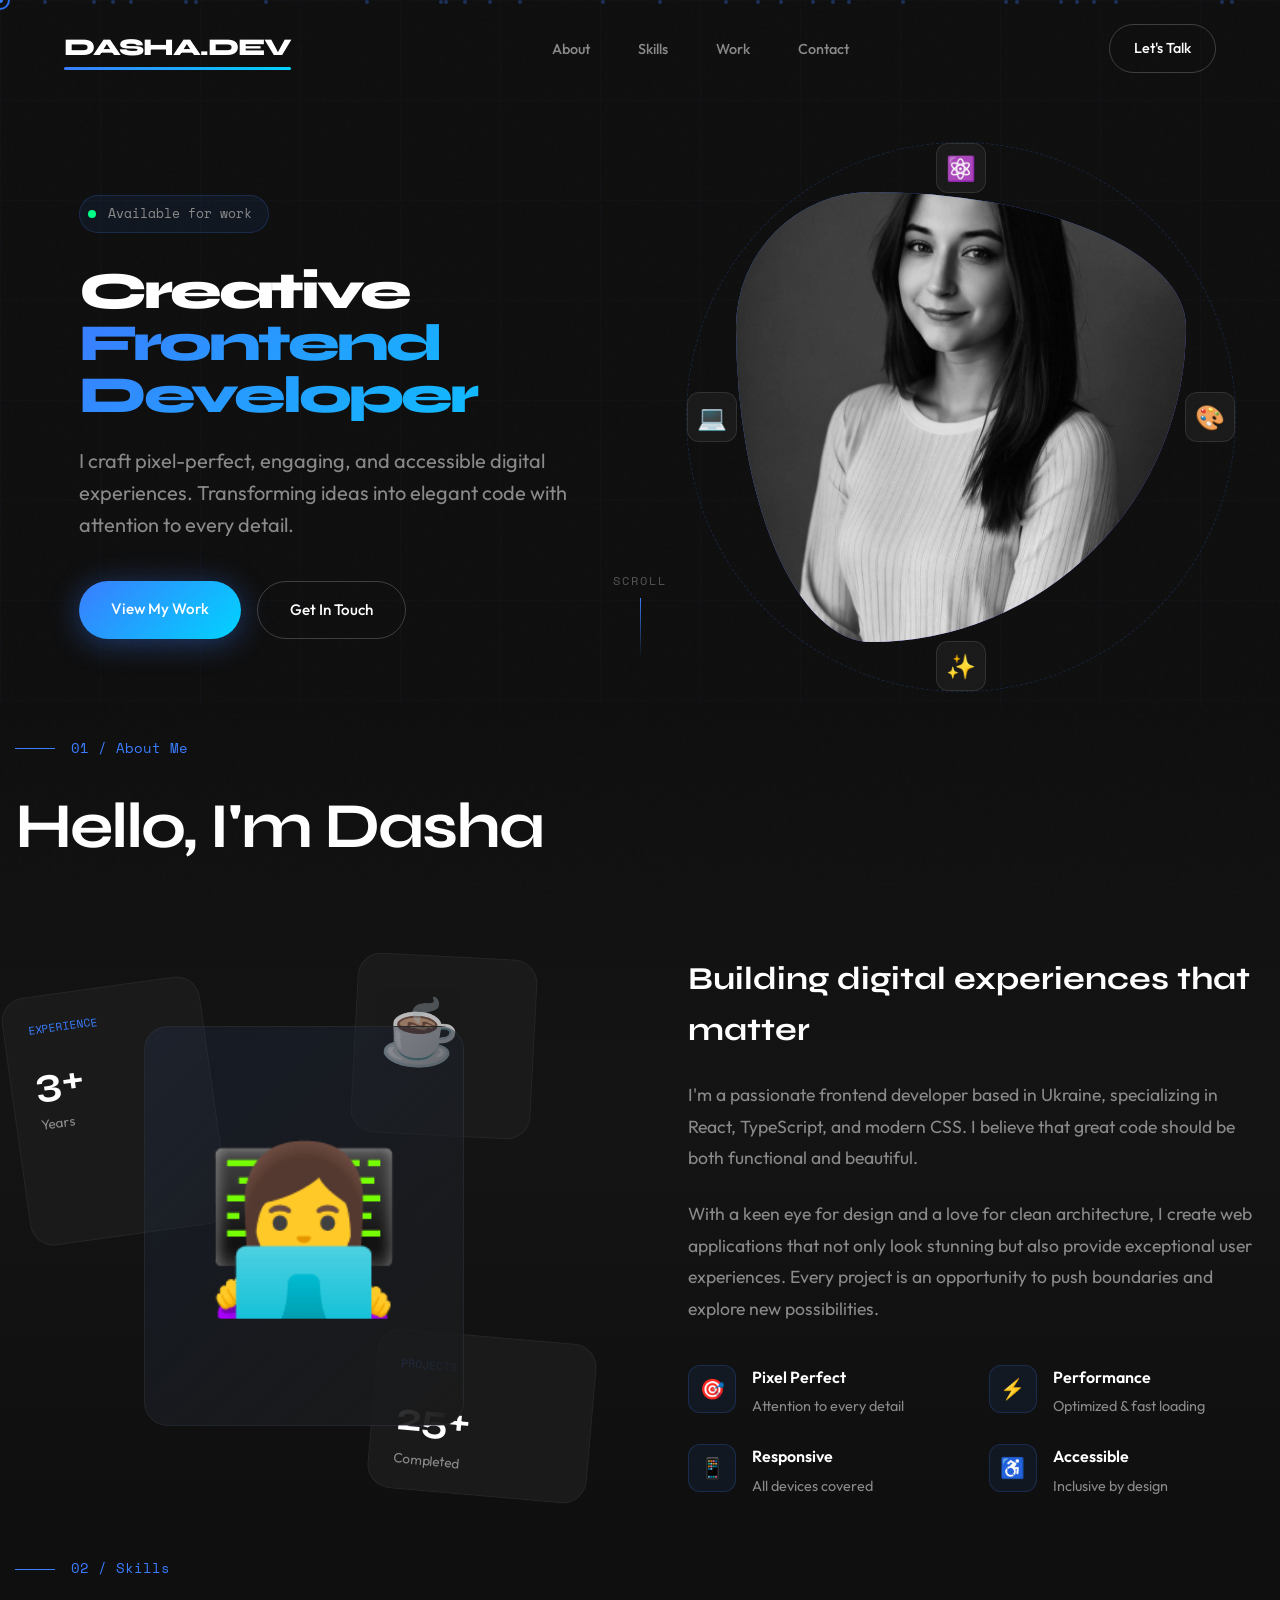
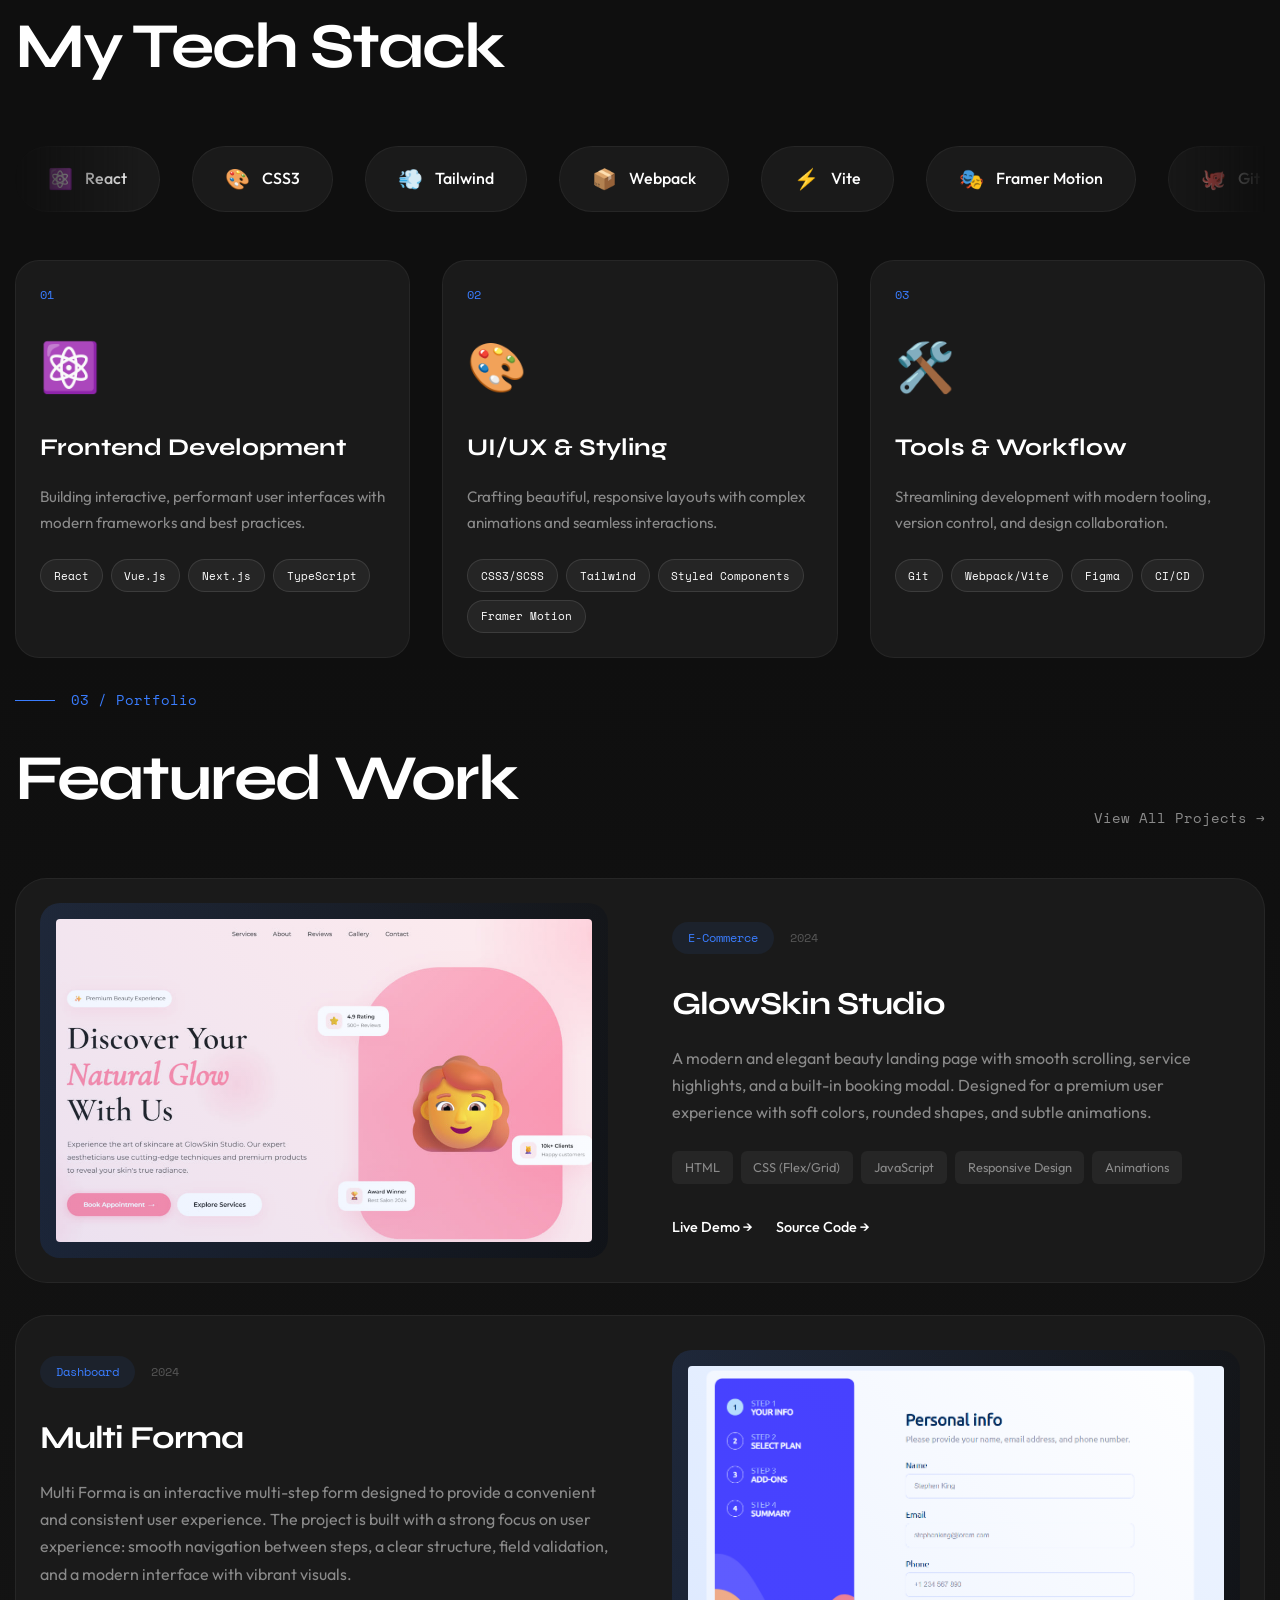
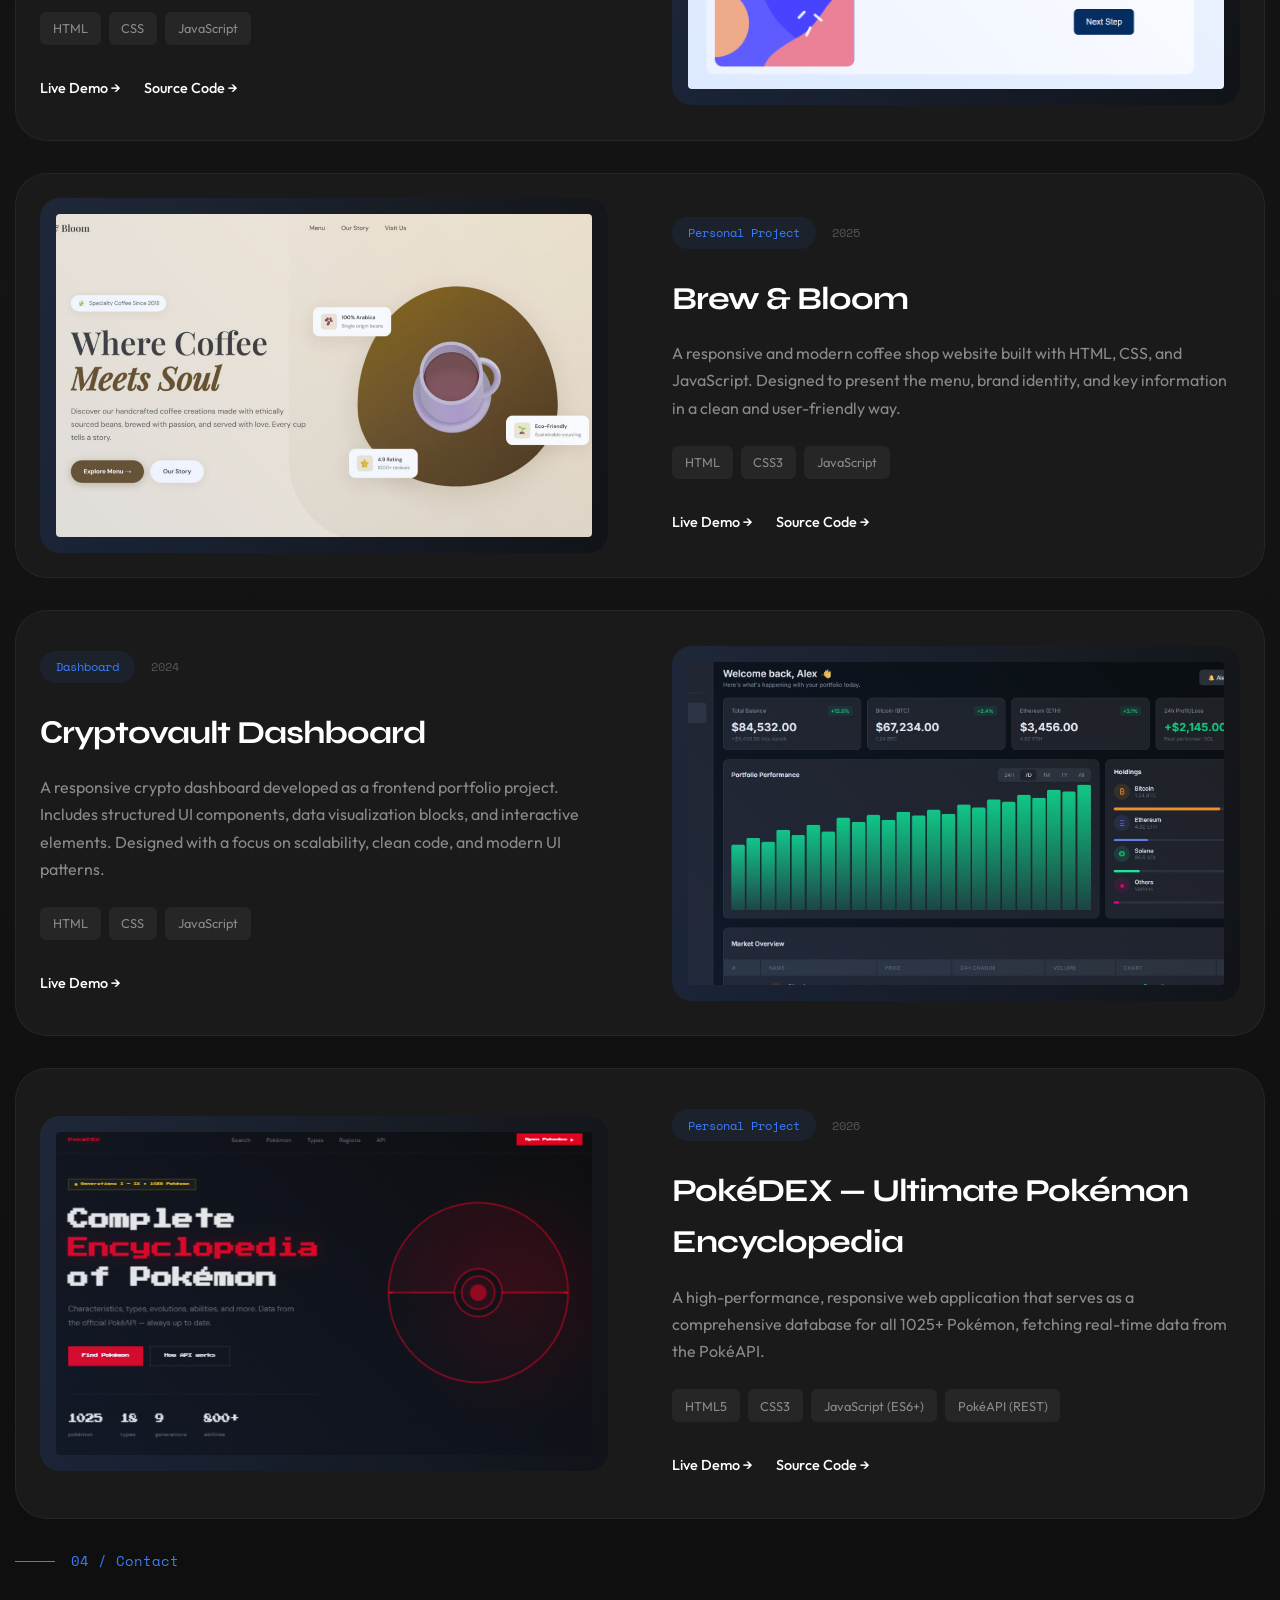
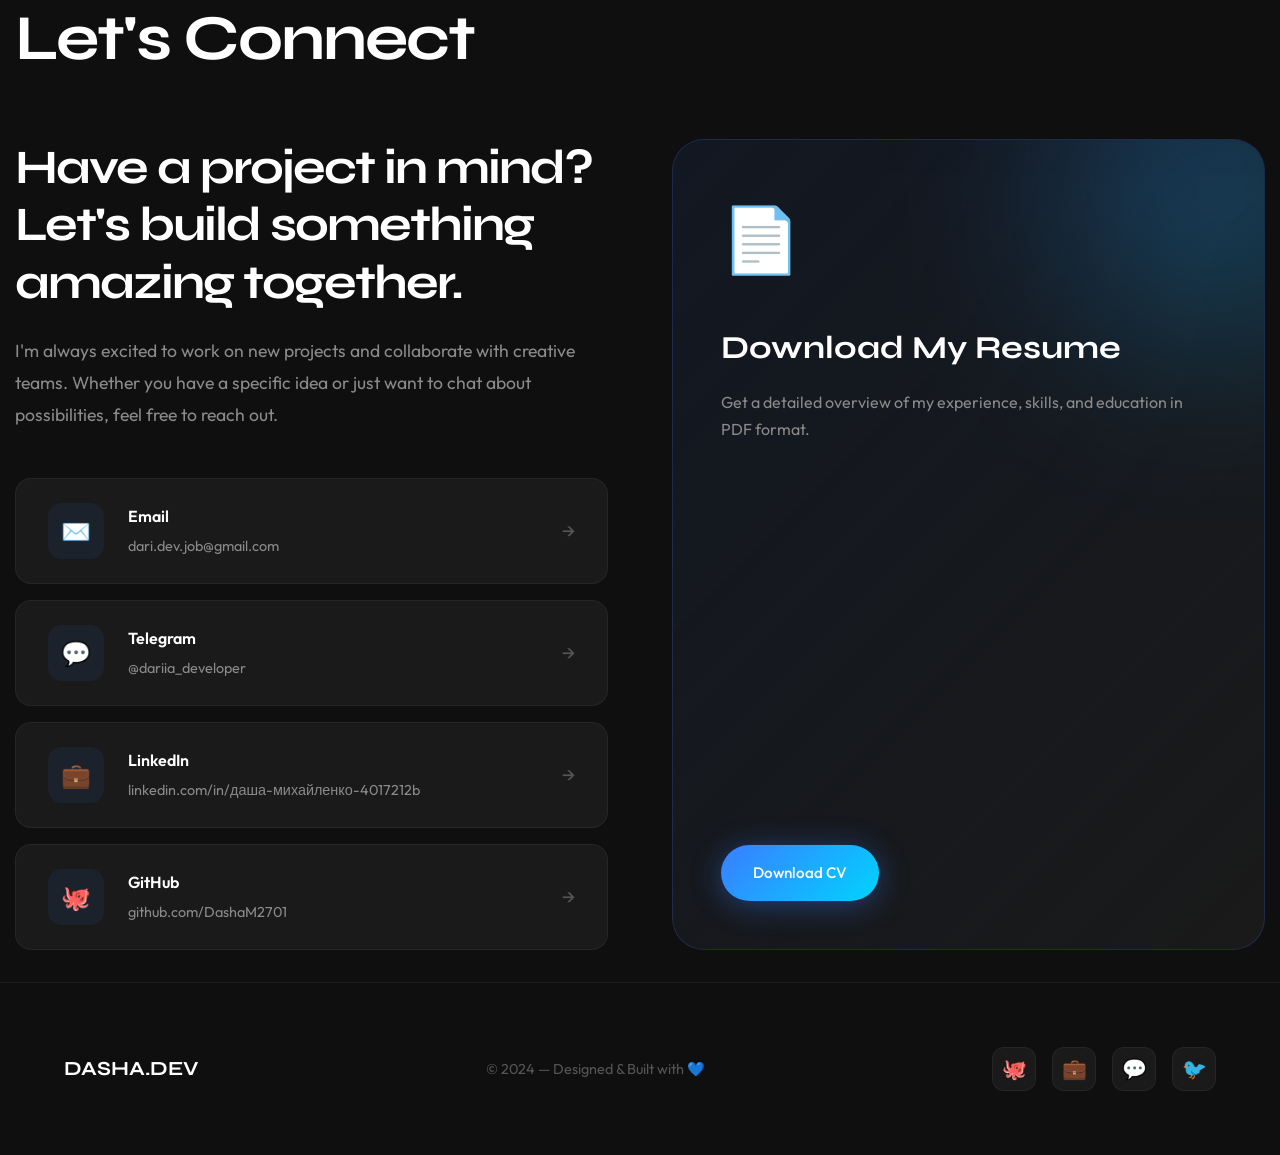
<file: index.html>
<!DOCTYPE html>
<html lang="en">
<head>
    <meta charset="UTF-8">
    <meta name="viewport" content="width=device-width, initial-scale=1.0">
    <title>Dasha Dev — Creative Frontend Developer</title>
    <link href="https://fonts.googleapis.com/css2?family=Outfit:wght@300;400;500;600;700;800&family=Space+Mono:wght@400;700&family=Syne:wght@400;500;600;700;800&display=swap" rel="stylesheet">
   <link rel="stylesheet" href="/style.css">
</head>
<body>
    <!-- Custom Cursor -->
    <div class="cursor"></div>
    <div class="cursor-dot"></div>

    <!-- Background Elements -->
    <div class="grid-bg"></div>
    <div class="noise"></div>
    <div class="particles" id="particles"></div>

    <!-- Navigation -->
     <div class="container">
         <nav>
        <div class="logo">DASHA.DEV</div>
        <ul class="nav-links">
            <li><a href="#about" data-index="01">About</a></li>
            <li><a href="#skills" data-index="02">Skills</a></li>
            <li><a href="#projects" data-index="03">Work</a></li>
            <li><a href="#contact" data-index="04">Contact</a></li>
        </ul>
        <a href="#contact" class="nav-cta">Let's Talk</a>
        <div class="menu-toggle" id="menuToggle">
            <span></span>
            <span></span>
            <span></span>
        </div>
    </nav>
     </div>
   

    <!-- Mobile Menu -->
    <div class="mobile-menu" id="mobileMenu">
        <a href="#about">About</a>
        <a href="#skills">Skills</a>
        <a href="#projects">Work</a>
        <a href="#contact">Contact</a>
        <a href="#" class="btn btn-primary" style="margin-top: 1rem;">Download CV</a>
    </div>

    <!-- Hero Section -->
    <section class="hero">
        <div class="container">
             <div class="hero-container">
            <div class="hero-content">
                <div class="hero-badge">
                    <div class="hero-badge-dot"></div>
                    <span>Available for work</span>
                </div>
                <h1>
                    <div class="line"><span>Creative</span></div>
                    <div class="line"><span class="gradient-text">Frontend Developer</span></div>
                </h1>
                <p class="hero-description">
                    I craft pixel-perfect, engaging, and accessible digital experiences. 
                    Transforming ideas into elegant code with attention to every detail.
                </p>
                <div class="hero-buttons">
                    <a href="#projects" class="btn btn-primary">View My Work</a>
                    <a href="#contact" class="btn btn-secondary">Get In Touch</a>
                </div>
            </div>
            <div class="hero-visual">
                <div class="hero-orbit">
                    <div class="hero-orbit-item">⚛️</div>
                    <div class="hero-orbit-item">🎨</div>
                    <div class="hero-orbit-item">✨</div>
                    <div class="hero-orbit-item">💻</div>
                </div>
                <div class="hero-shape">
                    <div class="hero-shape-inner">
                        <div class="hero-avatar"><img src="/img/photo_2025-11-30_18-25-16.jpg" alt="" class="hero-avatar-img"></div>
                    </div>
                </div>
            </div>
        </div>
        </div>
       
        <div class="scroll-indicator">
            <span>Scroll</span>
            <div class="scroll-line"></div>
        </div>
    </section>

    <!-- About Section -->
    <section id="about">
        <div class="container pt-32">
            <div class="section-header">
                <div>
                    <div class="section-label">01 / About Me</div>
                    <h2 class="section-title">Hello, I'm Dasha</h2>
                </div>
            </div>
            <div class="about-grid">
                <div class="about-visual reveal">
                    <div class="about-image-stack">
                        <div class="about-card about-card-main">
                            <div class="avatar">👩‍💻</div>
                        </div>
                        <div class="about-card about-card-1">
                            <div class="mini-card-title">Experience</div>
                            <div class="mini-card-value">3+</div>
                            <div class="mini-card-label">Years</div>
                        </div>
                        <div class="about-card about-card-2">
                            <div class="mini-card-title">Projects</div>
                            <div class="mini-card-value">25+</div>
                            <div class="mini-card-label">Completed</div>
                        </div>
                        <div class="about-card about-card-3">
                            <div class="mini-card-icon">☕</div>
                        </div>
                    </div>
                </div>
                <div class="about-content reveal reveal-delay-2">
                    <h3>Building digital experiences that matter</h3>
                    <p>
                        I'm a passionate frontend developer based in Ukraine, specializing in React, 
                        TypeScript, and modern CSS. I believe that great code should be both 
                        functional and beautiful.
                    </p>
                    <p>
                        With a keen eye for design and a love for clean architecture, I create 
                        web applications that not only look stunning but also provide exceptional 
                        user experiences. Every project is an opportunity to push boundaries 
                        and explore new possibilities.
                    </p>
                    <div class="about-highlights">
                        <div class="highlight-item">
                            <div class="highlight-icon">🎯</div>
                            <div class="highlight-text">
                                <h4>Pixel Perfect</h4>
                                <p>Attention to every detail</p>
                            </div>
                        </div>
                        <div class="highlight-item">
                            <div class="highlight-icon">⚡</div>
                            <div class="highlight-text">
                                <h4>Performance</h4>
                                <p>Optimized & fast loading</p>
                            </div>
                        </div>
                        <div class="highlight-item">
                            <div class="highlight-icon">📱</div>
                            <div class="highlight-text">
                                <h4>Responsive</h4>
                                <p>All devices covered</p>
                            </div>
                        </div>
                        <div class="highlight-item">
                            <div class="highlight-icon">♿</div>
                            <div class="highlight-text">
                                <h4>Accessible</h4>
                                <p>Inclusive by design</p>
                            </div>
                        </div>
                    </div>
                </div>
            </div>
        </div>
    </section>

    <!-- Skills Section -->
    <section id="skills">
        <div class="container pt-32">
  <div class="skills-container">
            <div class="section-header">
                <div>
                    <div class="section-label">02 / Skills</div>
                    <h2 class="section-title">My Tech Stack</h2>
                </div>
            </div>

            <!-- Marquee -->
            <div class="skills-marquee">
                <div class="marquee-track">
                    <div class="marquee-item"><span>⚛️</span> React</div>
                   
                    <div class="marquee-item"><span>🎨</span> CSS3</div>
                    <div class="marquee-item"><span>💨</span> Tailwind</div>
                   
                   
                    <div class="marquee-item"><span>📦</span> Webpack</div>
                    <div class="marquee-item"><span>⚡</span> Vite</div>
                    <div class="marquee-item"><span>🎭</span> Framer Motion</div>
                    <div class="marquee-item"><span>🐙</span> Git</div>
                    <div class="marquee-item"><span>🎨</span> Figma</div>
                    <div class="marquee-item"><span>🟢</span> Node.js</div>
                    <!-- Duplicate for seamless loop -->
                    <div class="marquee-item"><span>⚛️</span> React</div>
                    
                    <div class="marquee-item"><span>🎨</span> CSS3</div>
                    <div class="marquee-item"><span>💨</span> Tailwind</div>
                  
                   
                    <div class="marquee-item"><span>📦</span> Webpack</div>
                    <div class="marquee-item"><span>⚡</span> Vite</div>
                    <div class="marquee-item"><span>🎭</span> Framer Motion</div>
                    <div class="marquee-item"><span>🐙</span> Git</div>
                    <div class="marquee-item"><span>🎨</span> Figma</div>
                    <div class="marquee-item"><span>🟢</span> Node.js</div>
                </div>
            </div>

            <div class="skills-grid">
                <div class="skill-card reveal">
                    <div class="skill-card-inner">
                        <div class="skill-number">01</div>
                        <span class="skill-icon">⚛️</span>
                        <h3>Frontend Development</h3>
                        <p>Building interactive, performant user interfaces with modern frameworks and best practices.</p>
                        <div class="skill-tags">
                            <span class="skill-tag">React</span>
                            <span class="skill-tag">Vue.js</span>
                            <span class="skill-tag">Next.js</span>
                            <span class="skill-tag">TypeScript</span>
                        </div>
                    </div>
                </div>
                <div class="skill-card reveal reveal-delay-1">
                    <div class="skill-card-inner">
                        <div class="skill-number">02</div>
                        <span class="skill-icon">🎨</span>
                        <h3>UI/UX & Styling</h3>
                        <p>Crafting beautiful, responsive layouts with complex animations and seamless interactions.</p>
                        <div class="skill-tags">
                            <span class="skill-tag">CSS3/SCSS</span>
                            <span class="skill-tag">Tailwind</span>
                            <span class="skill-tag">Styled Components</span>
                            <span class="skill-tag">Framer Motion</span>
                        </div>
                    </div>
                </div>
                <div class="skill-card reveal reveal-delay-2">
                    <div class="skill-card-inner">
                        <div class="skill-number">03</div>
                        <span class="skill-icon">🛠️</span>
                        <h3>Tools & Workflow</h3>
                        <p>Streamlining development with modern tooling, version control, and design collaboration.</p>
                        <div class="skill-tags">
                            <span class="skill-tag">Git</span>
                            <span class="skill-tag">Webpack/Vite</span>
                            <span class="skill-tag">Figma</span>
                            <span class="skill-tag">CI/CD</span>
                        </div>
                    </div>
                </div>
            </div>
        </div>
        </div>
      
    </section>

    <!-- Projects Section -->
    <section id="projects">
        <div class="container pt-32">
<div class="projects-container">
            <div class="section-header">
                <div>
                    <div class="section-label">03 / Portfolio</div>
                    <h2 class="section-title">Featured Work</h2>
                </div>
                <a href="#" class="section-link">View All Projects →</a>
            </div>

            <div class="projects-grid">
                <div class="project-card reveal">
                    <div class="project-image">
                        <div class="project-mockup">
                            <img src="/img/photo_2025-12-06_15-07-29.jpg" alt="" class="project-mockup-img">
                        </div>
                    </div>
                    <div class="project-content">
                        <div class="project-meta">
                            <span class="project-type">E-Commerce</span>
                            <span class="project-year">2024</span>
                        </div>
                        <h3>GlowSkin Studio</h3>
                        <p>A modern and elegant beauty landing page with smooth scrolling, service highlights, and a built-in booking modal. Designed for a premium user experience with soft colors, rounded shapes, and subtle animations.</p>
                        <div class="project-tech">
                            <span>HTML</span>
                            <span>CSS (Flex/Grid)</span>
                            <span>JavaScript</span>
                            <span>Responsive Design</span>
                            <span>Animations</span>

                        </div>
                        <div class="project-links">
                            <a target="_blank" href="https://glowskinsalon.netlify.app/" class="project-link">Live Demo →</a>
                            <a target="_blank" href="https://github.com/DashaM2701/GlowSkin.git" class="project-link">Source Code →</a>
                        </div>
                    </div>
                </div>

                <div class="project-card reveal">
                    <div class="project-image">
                        <div class="project-mockup">
                            <img src="/img/image.png" alt="" class="project-mockup-img">

                        </div>
                    </div>
                    <div class="project-content">
                        <div class="project-meta">
                            <span class="project-type">Dashboard</span>
                            <span class="project-year">2024</span>
                        </div>
                        <h3>Multi Forma</h3>
                        <p>Multi Forma is an interactive multi-step form designed to provide a convenient and consistent user experience. The project is built with a strong focus on user experience: smooth navigation between steps, a clear structure, field validation, and a modern interface with vibrant visuals.</p>
                        <div class="project-tech">
                            <span>HTML</span>
                            <span>CSS</span>
                            <span>JavaScript</span>
                           
                        </div>
                        <div class="project-links">
                            <a target="_blank" href="https://formmulti.netlify.app/" class="project-link">Live Demo →</a>
                            <a target="_blank"  href="https://github.com/DashaM2701/Multi-Form.git" class="project-link">Source Code →</a>
                        </div>
                    </div>
                </div>

                <div class="project-card reveal">
                    <div class="project-image">
                        <div class="project-mockup">
                            <img src="/img/photo_2025-12-07_13-51-15.jpg" alt="" class="project-mockup-img">

                        </div>
                    </div>
                    <div class="project-content">
                        <div class="project-meta">
                            <span class="project-type">Personal Project</span>
                            <span class="project-year">2025</span>
                        </div>
                        <h3>Brew & Bloom</h3>
                        <p>A responsive and modern coffee shop website built with HTML, CSS, and JavaScript.
Designed to present the menu, brand identity, and key information in a clean and user-friendly way.</p>
                        <div class="project-tech">
                            <span>HTML</span>
                            <span>CSS3</span>
                            <span>JavaScript</span>
                            
                        </div>
                        <div class="project-links">
                            <a target="_blank" href="https://brewbloom.netlify.app/" class="project-link">Live Demo →</a>
                            <a target="_blank" href="https://github.com/DashaM2701/Brew-Bloom.git" class="project-link">Source Code →</a>
                        </div>
                    </div>
                </div>
                   <div class="project-card reveal">
                    <div class="project-image">
                        <div class="project-mockup">
                            <img src="/img/crypto.jpg" alt="" class="project-mockup-img">

                        </div>
                    </div>
                    <div class="project-content">
                        <div class="project-meta">
                            <span class="project-type">Dashboard</span>
                            <span class="project-year">2024</span>
                        </div>
                        <h3>Сryptovault Dashboard</h3>
                        <p>A responsive crypto dashboard developed as a frontend portfolio project.
Includes structured UI components, data visualization blocks, and interactive elements.
Designed with a focus on scalability, clean code, and modern UI patterns.</p>
                        <div class="project-tech">
                            <span>HTML</span>
                            <span>CSS</span>
                            <span>JavaScript</span>
                           
                        </div>
                        <div class="project-links">
                            <a target="_blank" href="/files/cryptovault-dashboard.html" class="project-link">Live Demo →</a>
                           
                        </div>
                    </div>
                </div>
                 <div class="project-card reveal">
                    <div class="project-image">
                        <div class="project-mockup">
                            <img src="/img/pokedex.png" alt="" class="project-mockup-img">

                        </div>
                    </div>
                    <div class="project-content">
                        <div class="project-meta">
                            <span class="project-type">Personal Project</span>
                            <span class="project-year">2026</span>
                        </div>
                        <h3>PokéDEX — Ultimate Pokémon Encyclopedia</h3>
                        <p>A high-performance, responsive web application that serves as a comprehensive database for all 1025+ Pokémon, fetching real-time data from the PokéAPI.
                            
                        </p>
                        <div class="project-tech">
                            <span>HTML5</span>
                            <span>CSS3</span>
                            <span>JavaScript (ES6+)</span>
                            <span>PokéAPI (REST)</span>

                            
                        </div>
                        <div class="project-links">
                            <a target="_blank" href="https://pokedexpract.netlify.app/" class="project-link">Live Demo →</a>
                            <a target="_blank" href="https://github.com/DashaM2701/PoceDex.git" class="project-link">Source Code →</a>
                        </div>
                    </div>
                </div>
            </div>
        </div>
        </div>
        
    </section>

    <!-- Contact Section -->
    <section id="contact">
        <div class="container pt-32 pb-32">
 <div class="contact-container">
            <div class="section-header">
                <div>
                    <div class="section-label">04 / Contact</div>
                    <h2 class="section-title">Let's Connect</h2>
                </div>
            </div>

            <div class="contact-grid">
                <div class="contact-content reveal">
                    <h3>Have a project in mind? Let's build something amazing together.</h3>
                    <p>
                        I'm always excited to work on new projects and collaborate with 
                        creative teams. Whether you have a specific idea or just want 
                        to chat about possibilities, feel free to reach out.
                    </p>
                    <div class="contact-links">
                        <a target="_blank" href="mailto:dari.dev.job@gmail.com" class="contact-link">
                            <div class="contact-link-icon">✉️</div>
                            <div class="contact-link-text">
                                <span>Email</span>
                                <small>dari.dev.job@gmail.com</small>
                            </div>
                            <div class="contact-link-arrow">→</div>
                        </a>
                        <a target="_blank" href="https://t.me/dariia_developer" class="contact-link">
                            <div class="contact-link-icon">💬</div>
                            <div class="contact-link-text">
                                <span>Telegram</span>
                                <small>@dariia_developer</small>
                            </div>
                            <div class="contact-link-arrow">→</div>
                        </a>
                        <a target="_blank" href="https://www.linkedin.com/in/%D0%B4%D0%B0%D1%88%D0%B0-%D0%BC%D0%B8%D1%85%D0%B0%D0%B9%D0%BB%D0%B5%D0%BD%D0%BA%D0%BE-4017212b2/" class="contact-link">
                            <div class="contact-link-icon">💼</div>
                            <div class="contact-link-text">
                                <span>LinkedIn</span>
                                <small>linkedin.com/in/даша-михайленко-4017212b</small>
                            </div>
                            <div class="contact-link-arrow">→</div>
                        </a>
                        <a target="_blank" href="https://github.com/DashaM2701" class="contact-link" target="_blank">
                            <div class="contact-link-icon">🐙</div>
                            <div class="contact-link-text">
                                <span>GitHub</span>
                                <small>github.com/DashaM2701</small>
                            </div>
                            <div class="contact-link-arrow">→</div>
                        </a>
                    </div>
                </div>

                <div class="cv-card reveal reveal-delay-2">
                    <div class="cv-card-content">
                        <div class="cv-icon">📄</div>
                        <h4>Download My Resume</h4>
                        <p>Get a detailed overview of my experience, skills, and education in PDF format.</p>
                    </div>
                    <a href="/files/frontend-developer-cv.html" download class="btn btn-primary" download>Download CV</a>
                </div>
            </div>
        </div>

        </div>
       
    </section>

    <!-- Footer -->
    <footer>
        <div class="footer-container">
            <div class="footer-logo">DASHA.DEV</div>
            <div class="footer-text">© 2024 — Designed & Built with 💙</div>
            <div class="footer-social">
                <a href="https://github.com/dashadev" target="_blank">🐙</a>
                <a href="https://linkedin.com/in/dashadev" target="_blank">💼</a>
                <a href="https://t.me/dashadev" target="_blank">💬</a>
                <a href="https://twitter.com/dashadev" target="_blank">🐦</a>
            </div>
        </div>
    </footer>

  <script src="/script.js"></script>
</body>
</html>
</file>
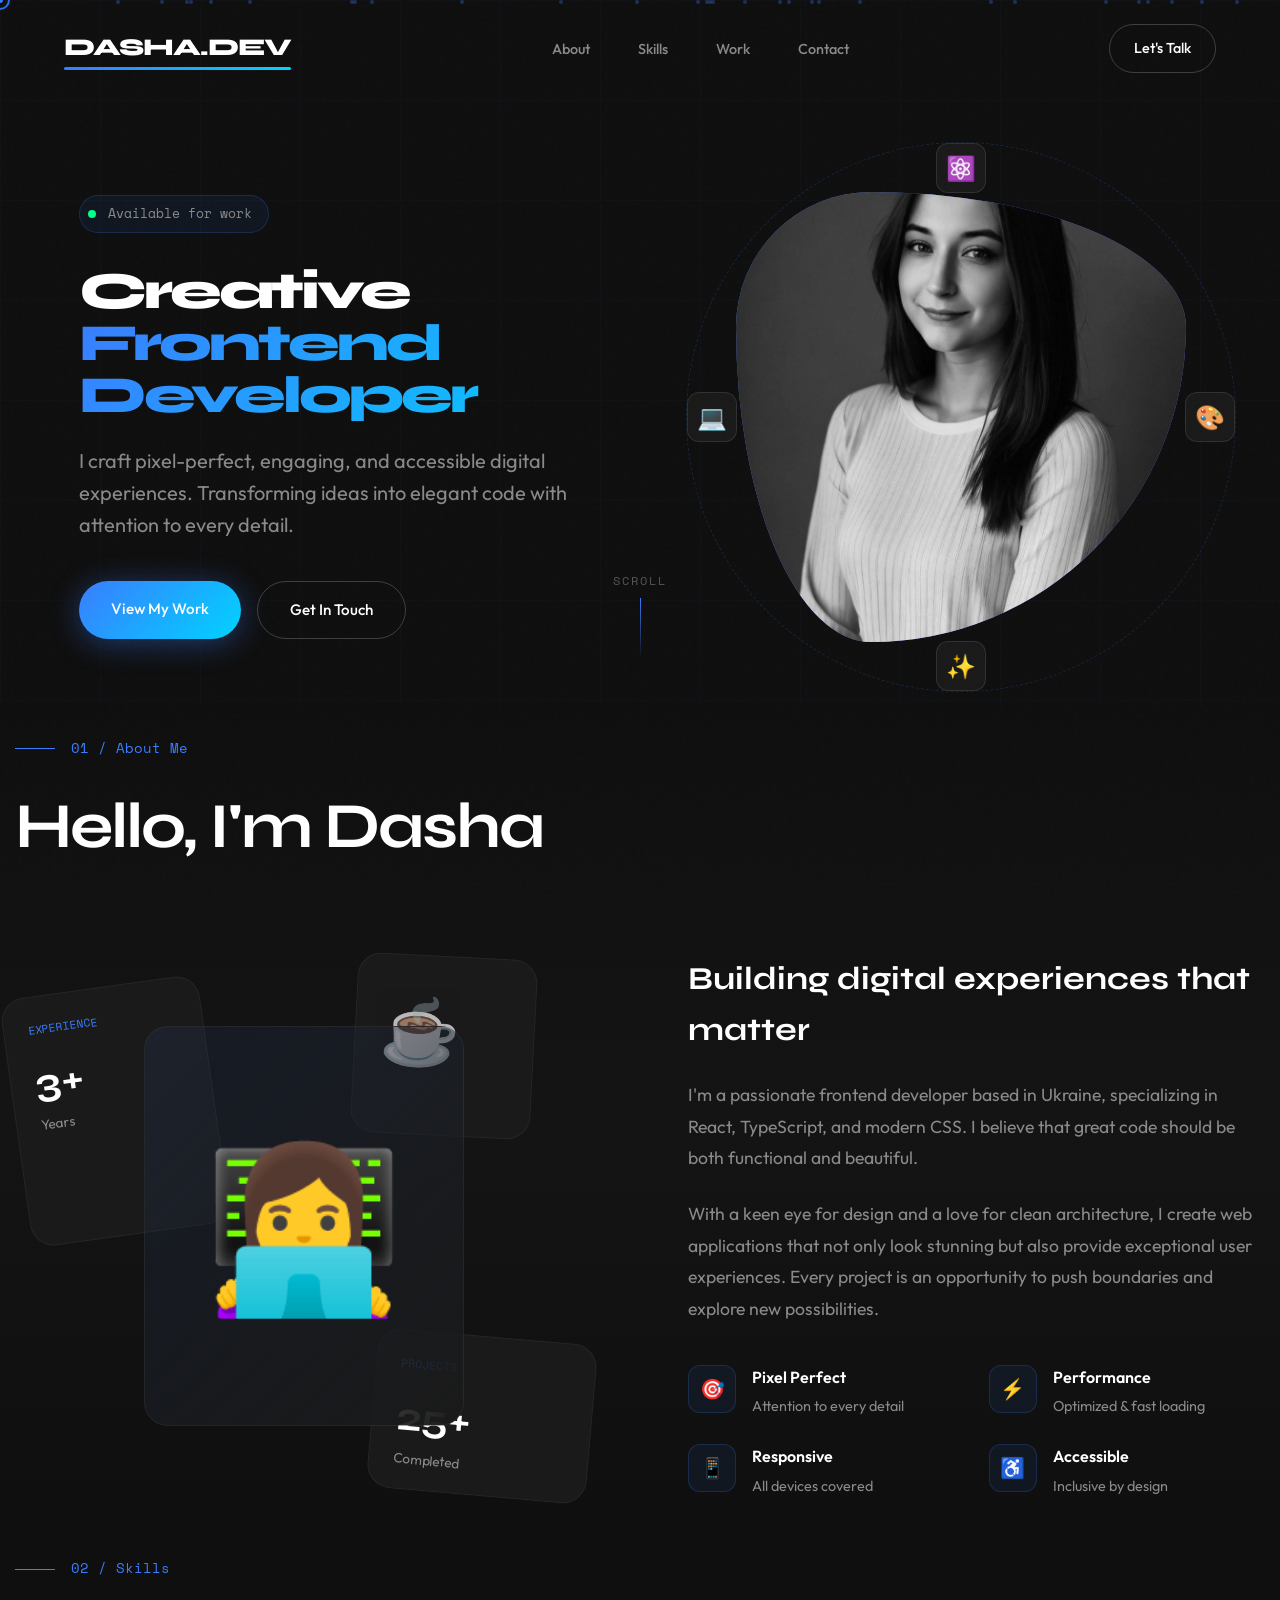
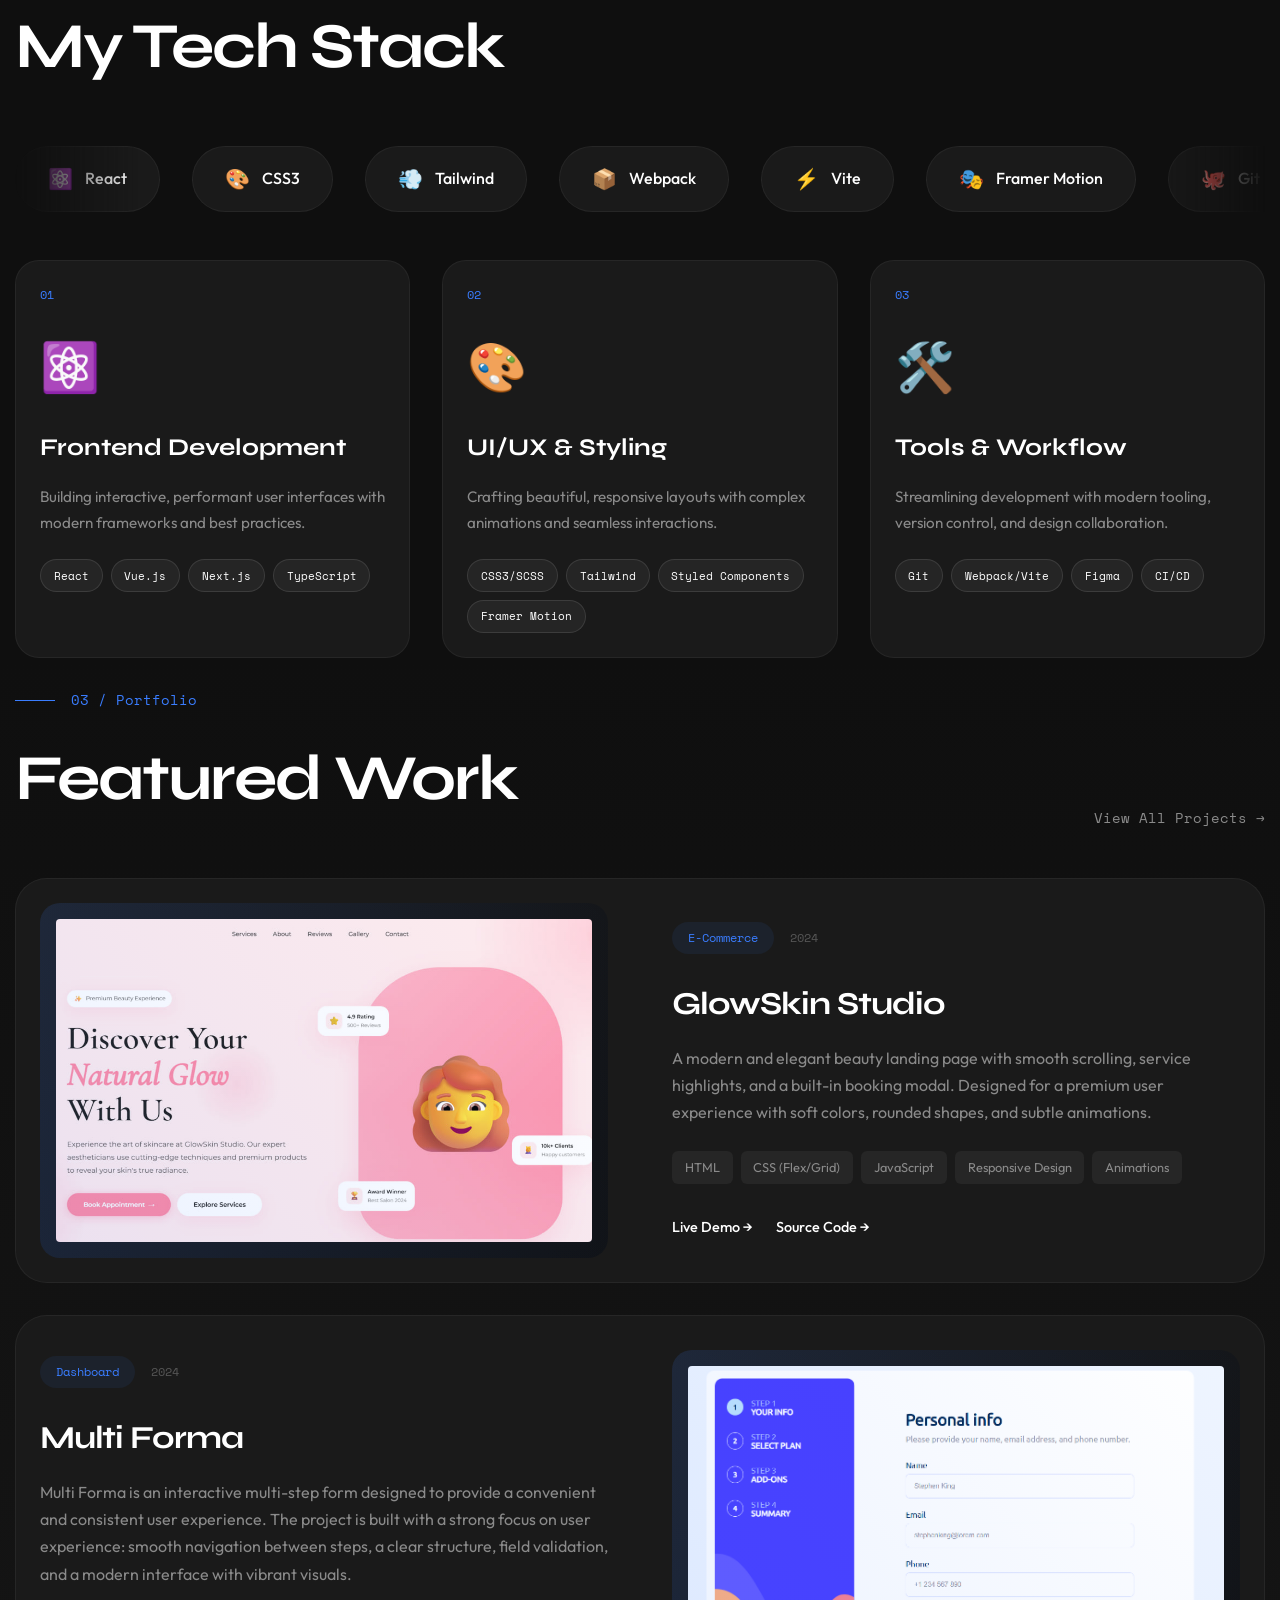
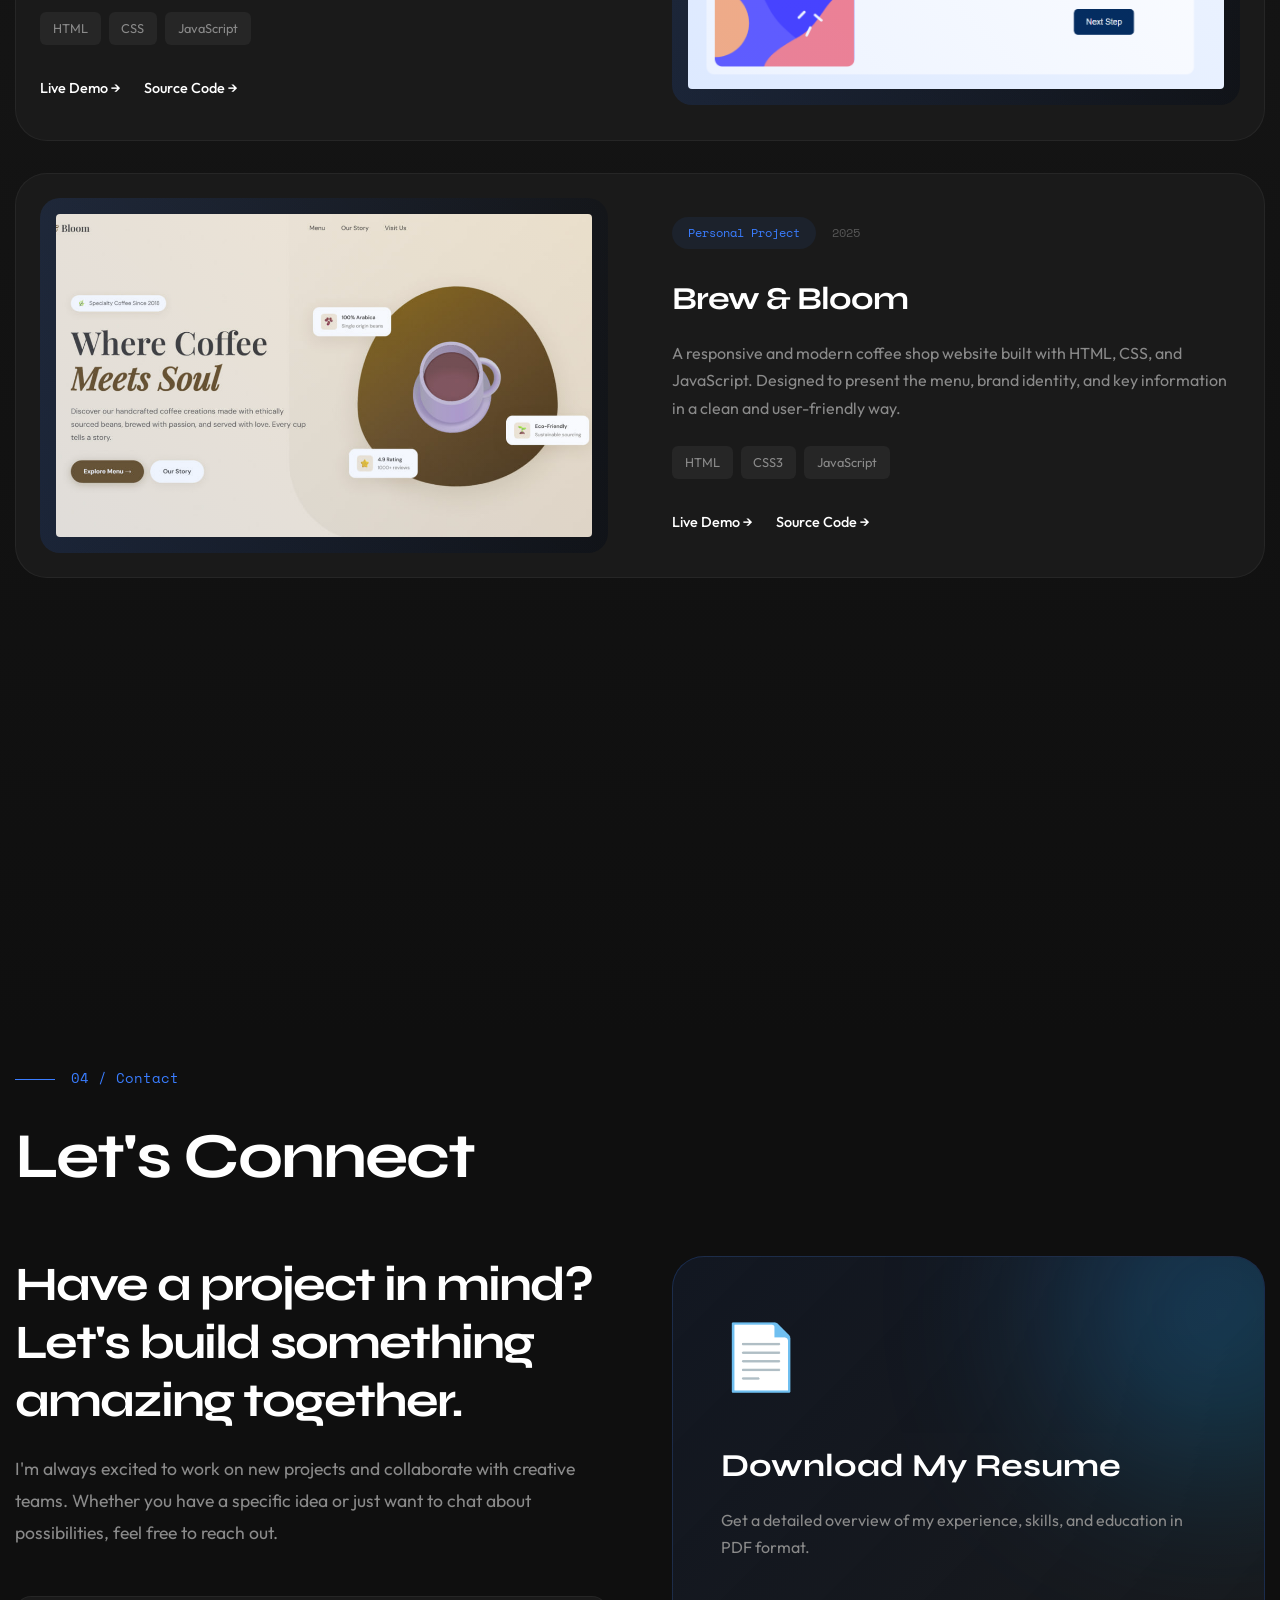
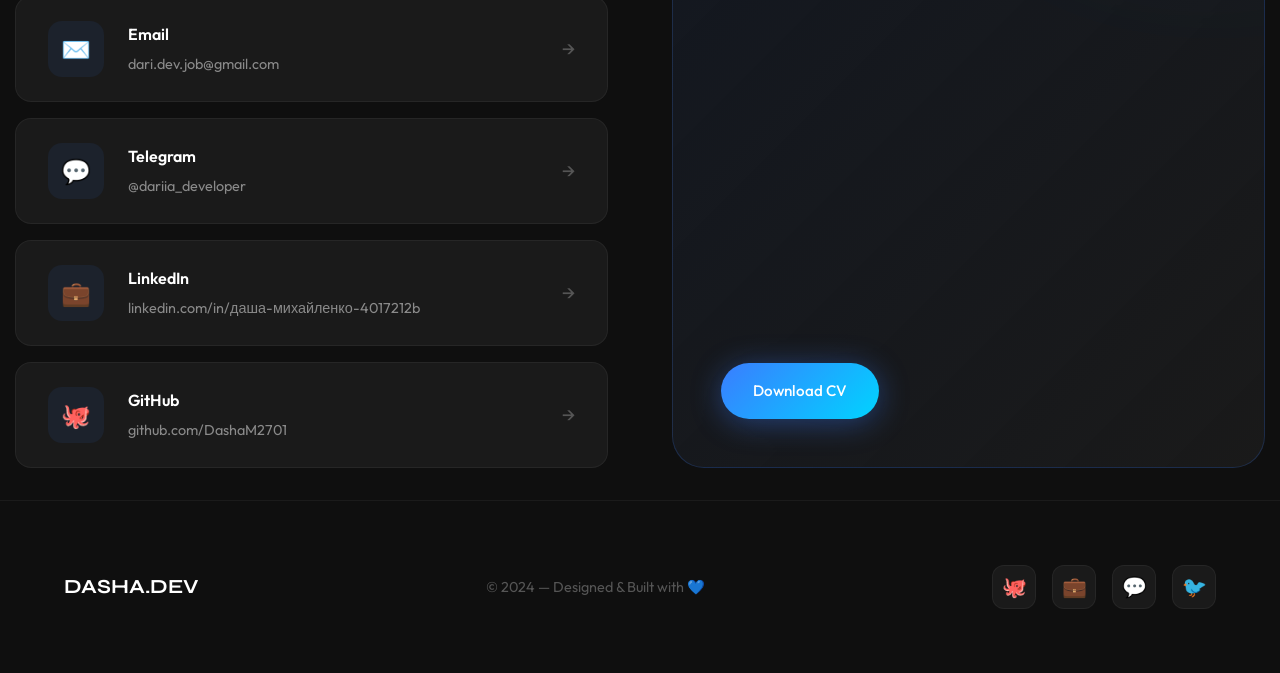
<file: port2.html>
<!DOCTYPE html>
<html lang="en">
<head>
    <meta charset="UTF-8">
    <meta name="viewport" content="width=device-width, initial-scale=1.0">
    <title>Dasha Dev — Creative Frontend Developer</title>
    <link href="https://fonts.googleapis.com/css2?family=Outfit:wght@300;400;500;600;700;800&family=Space+Mono:wght@400;700&family=Syne:wght@400;500;600;700;800&display=swap" rel="stylesheet">
   <link rel="stylesheet" href="/style.css">
</head>
<body>
    <!-- Custom Cursor -->
    <div class="cursor"></div>
    <div class="cursor-dot"></div>

    <!-- Background Elements -->
    <div class="grid-bg"></div>
    <div class="noise"></div>
    <div class="particles" id="particles"></div>

    <!-- Navigation -->
     <div class="container">
         <nav>
        <div class="logo">DASHA.DEV</div>
        <ul class="nav-links">
            <li><a href="#about" data-index="01">About</a></li>
            <li><a href="#skills" data-index="02">Skills</a></li>
            <li><a href="#projects" data-index="03">Work</a></li>
            <li><a href="#contact" data-index="04">Contact</a></li>
        </ul>
        <a href="#contact" class="nav-cta">Let's Talk</a>
        <div class="menu-toggle" id="menuToggle">
            <span></span>
            <span></span>
            <span></span>
        </div>
    </nav>
     </div>
   

    <!-- Mobile Menu -->
    <div class="mobile-menu" id="mobileMenu">
        <a href="#about">About</a>
        <a href="#skills">Skills</a>
        <a href="#projects">Work</a>
        <a href="#contact">Contact</a>
        <a href="#" class="btn btn-primary" style="margin-top: 1rem;">Download CV</a>
    </div>

    <!-- Hero Section -->
    <section class="hero">
        <div class="container">
             <div class="hero-container">
            <div class="hero-content">
                <div class="hero-badge">
                    <div class="hero-badge-dot"></div>
                    <span>Available for work</span>
                </div>
                <h1>
                    <div class="line"><span>Creative</span></div>
                    <div class="line"><span class="gradient-text">Frontend Developer</span></div>
                </h1>
                <p class="hero-description">
                    I craft pixel-perfect, engaging, and accessible digital experiences. 
                    Transforming ideas into elegant code with attention to every detail.
                </p>
                <div class="hero-buttons">
                    <a href="#projects" class="btn btn-primary">View My Work</a>
                    <a href="#contact" class="btn btn-secondary">Get In Touch</a>
                </div>
            </div>
            <div class="hero-visual">
                <div class="hero-orbit">
                    <div class="hero-orbit-item">⚛️</div>
                    <div class="hero-orbit-item">🎨</div>
                    <div class="hero-orbit-item">✨</div>
                    <div class="hero-orbit-item">💻</div>
                </div>
                <div class="hero-shape">
                    <div class="hero-shape-inner">
                        <div class="hero-avatar"><img src="/img/photo_2025-11-30_18-25-16.jpg" alt="" class="hero-avatar-img"></div>
                    </div>
                </div>
            </div>
        </div>
        </div>
       
        <div class="scroll-indicator">
            <span>Scroll</span>
            <div class="scroll-line"></div>
        </div>
    </section>

    <!-- About Section -->
    <section id="about">
        <div class="container pt-32">
            <div class="section-header">
                <div>
                    <div class="section-label">01 / About Me</div>
                    <h2 class="section-title">Hello, I'm Dasha</h2>
                </div>
            </div>
            <div class="about-grid">
                <div class="about-visual reveal">
                    <div class="about-image-stack">
                        <div class="about-card about-card-main">
                            <div class="avatar">👩‍💻</div>
                        </div>
                        <div class="about-card about-card-1">
                            <div class="mini-card-title">Experience</div>
                            <div class="mini-card-value">3+</div>
                            <div class="mini-card-label">Years</div>
                        </div>
                        <div class="about-card about-card-2">
                            <div class="mini-card-title">Projects</div>
                            <div class="mini-card-value">25+</div>
                            <div class="mini-card-label">Completed</div>
                        </div>
                        <div class="about-card about-card-3">
                            <div class="mini-card-icon">☕</div>
                        </div>
                    </div>
                </div>
                <div class="about-content reveal reveal-delay-2">
                    <h3>Building digital experiences that matter</h3>
                    <p>
                        I'm a passionate frontend developer based in Ukraine, specializing in React, 
                        TypeScript, and modern CSS. I believe that great code should be both 
                        functional and beautiful.
                    </p>
                    <p>
                        With a keen eye for design and a love for clean architecture, I create 
                        web applications that not only look stunning but also provide exceptional 
                        user experiences. Every project is an opportunity to push boundaries 
                        and explore new possibilities.
                    </p>
                    <div class="about-highlights">
                        <div class="highlight-item">
                            <div class="highlight-icon">🎯</div>
                            <div class="highlight-text">
                                <h4>Pixel Perfect</h4>
                                <p>Attention to every detail</p>
                            </div>
                        </div>
                        <div class="highlight-item">
                            <div class="highlight-icon">⚡</div>
                            <div class="highlight-text">
                                <h4>Performance</h4>
                                <p>Optimized & fast loading</p>
                            </div>
                        </div>
                        <div class="highlight-item">
                            <div class="highlight-icon">📱</div>
                            <div class="highlight-text">
                                <h4>Responsive</h4>
                                <p>All devices covered</p>
                            </div>
                        </div>
                        <div class="highlight-item">
                            <div class="highlight-icon">♿</div>
                            <div class="highlight-text">
                                <h4>Accessible</h4>
                                <p>Inclusive by design</p>
                            </div>
                        </div>
                    </div>
                </div>
            </div>
        </div>
    </section>

    <!-- Skills Section -->
    <section id="skills">
        <div class="container pt-32">
  <div class="skills-container">
            <div class="section-header">
                <div>
                    <div class="section-label">02 / Skills</div>
                    <h2 class="section-title">My Tech Stack</h2>
                </div>
            </div>

            <!-- Marquee -->
            <div class="skills-marquee">
                <div class="marquee-track">
                    <div class="marquee-item"><span>⚛️</span> React</div>
                   
                    <div class="marquee-item"><span>🎨</span> CSS3</div>
                    <div class="marquee-item"><span>💨</span> Tailwind</div>
                   
                   
                    <div class="marquee-item"><span>📦</span> Webpack</div>
                    <div class="marquee-item"><span>⚡</span> Vite</div>
                    <div class="marquee-item"><span>🎭</span> Framer Motion</div>
                    <div class="marquee-item"><span>🐙</span> Git</div>
                    <div class="marquee-item"><span>🎨</span> Figma</div>
                    <div class="marquee-item"><span>🟢</span> Node.js</div>
                    <!-- Duplicate for seamless loop -->
                    <div class="marquee-item"><span>⚛️</span> React</div>
                    
                    <div class="marquee-item"><span>🎨</span> CSS3</div>
                    <div class="marquee-item"><span>💨</span> Tailwind</div>
                  
                   
                    <div class="marquee-item"><span>📦</span> Webpack</div>
                    <div class="marquee-item"><span>⚡</span> Vite</div>
                    <div class="marquee-item"><span>🎭</span> Framer Motion</div>
                    <div class="marquee-item"><span>🐙</span> Git</div>
                    <div class="marquee-item"><span>🎨</span> Figma</div>
                    <div class="marquee-item"><span>🟢</span> Node.js</div>
                </div>
            </div>

            <div class="skills-grid">
                <div class="skill-card reveal">
                    <div class="skill-card-inner">
                        <div class="skill-number">01</div>
                        <span class="skill-icon">⚛️</span>
                        <h3>Frontend Development</h3>
                        <p>Building interactive, performant user interfaces with modern frameworks and best practices.</p>
                        <div class="skill-tags">
                            <span class="skill-tag">React</span>
                            <span class="skill-tag">Vue.js</span>
                            <span class="skill-tag">Next.js</span>
                            <span class="skill-tag">TypeScript</span>
                        </div>
                    </div>
                </div>
                <div class="skill-card reveal reveal-delay-1">
                    <div class="skill-card-inner">
                        <div class="skill-number">02</div>
                        <span class="skill-icon">🎨</span>
                        <h3>UI/UX & Styling</h3>
                        <p>Crafting beautiful, responsive layouts with complex animations and seamless interactions.</p>
                        <div class="skill-tags">
                            <span class="skill-tag">CSS3/SCSS</span>
                            <span class="skill-tag">Tailwind</span>
                            <span class="skill-tag">Styled Components</span>
                            <span class="skill-tag">Framer Motion</span>
                        </div>
                    </div>
                </div>
                <div class="skill-card reveal reveal-delay-2">
                    <div class="skill-card-inner">
                        <div class="skill-number">03</div>
                        <span class="skill-icon">🛠️</span>
                        <h3>Tools & Workflow</h3>
                        <p>Streamlining development with modern tooling, version control, and design collaboration.</p>
                        <div class="skill-tags">
                            <span class="skill-tag">Git</span>
                            <span class="skill-tag">Webpack/Vite</span>
                            <span class="skill-tag">Figma</span>
                            <span class="skill-tag">CI/CD</span>
                        </div>
                    </div>
                </div>
            </div>
        </div>
        </div>
      
    </section>

    <!-- Projects Section -->
    <section id="projects">
        <div class="container pt-32">
<div class="projects-container">
            <div class="section-header">
                <div>
                    <div class="section-label">03 / Portfolio</div>
                    <h2 class="section-title">Featured Work</h2>
                </div>
                <a href="#" class="section-link">View All Projects →</a>
            </div>

            <div class="projects-grid">
                <div class="project-card reveal">
                    <div class="project-image">
                        <div class="project-mockup">
                            <img src="/img/photo_2025-12-06_15-07-29.jpg" alt="" class="project-mockup-img">
                        </div>
                    </div>
                    <div class="project-content">
                        <div class="project-meta">
                            <span class="project-type">E-Commerce</span>
                            <span class="project-year">2024</span>
                        </div>
                        <h3>GlowSkin Studio</h3>
                        <p>A modern and elegant beauty landing page with smooth scrolling, service highlights, and a built-in booking modal. Designed for a premium user experience with soft colors, rounded shapes, and subtle animations.</p>
                        <div class="project-tech">
                            <span>HTML</span>
                            <span>CSS (Flex/Grid)</span>
                            <span>JavaScript</span>
                            <span>Responsive Design</span>
                            <span>Animations</span>

                        </div>
                        <div class="project-links">
                            <a target="_blank" href="https://glowskinsalon.netlify.app/" class="project-link">Live Demo →</a>
                            <a target="_blank" href="https://github.com/DashaM2701/GlowSkin.git" class="project-link">Source Code →</a>
                        </div>
                    </div>
                </div>

                <div class="project-card reveal">
                    <div class="project-image">
                        <div class="project-mockup">
                            <img src="/img/image.png" alt="" class="project-mockup-img">

                        </div>
                    </div>
                    <div class="project-content">
                        <div class="project-meta">
                            <span class="project-type">Dashboard</span>
                            <span class="project-year">2024</span>
                        </div>
                        <h3>Multi Forma</h3>
                        <p>Multi Forma is an interactive multi-step form designed to provide a convenient and consistent user experience. The project is built with a strong focus on user experience: smooth navigation between steps, a clear structure, field validation, and a modern interface with vibrant visuals.</p>
                        <div class="project-tech">
                            <span>HTML</span>
                            <span>CSS</span>
                            <span>JavaScript</span>
                           
                        </div>
                        <div class="project-links">
                            <a target="_blank" href="https://formmulti.netlify.app/" class="project-link">Live Demo →</a>
                            <a target="_blank"  href="https://github.com/DashaM2701/Multi-Form.git" class="project-link">Source Code →</a>
                        </div>
                    </div>
                </div>

                <div class="project-card reveal">
                    <div class="project-image">
                        <div class="project-mockup">
                            <img src="/img/photo_2025-12-07_13-51-15.jpg" alt="" class="project-mockup-img">

                        </div>
                    </div>
                    <div class="project-content">
                        <div class="project-meta">
                            <span class="project-type">Personal Project</span>
                            <span class="project-year">2025</span>
                        </div>
                        <h3>Brew & Bloom</h3>
                        <p>A responsive and modern coffee shop website built with HTML, CSS, and JavaScript.
Designed to present the menu, brand identity, and key information in a clean and user-friendly way.</p>
                        <div class="project-tech">
                            <span>HTML</span>
                            <span>CSS3</span>
                            <span>JavaScript</span>
                            
                        </div>
                        <div class="project-links">
                            <a target="_blank" href="https://brewbloom.netlify.app/" class="project-link">Live Demo →</a>
                            <a target="_blank" href="https://github.com/DashaM2701/Brew-Bloom.git" class="project-link">Source Code →</a>
                        </div>
                    </div>
                </div>
                   <div class="project-card reveal">
                    <div class="project-image">
                        <div class="project-mockup">
                            <img src="/img/crypto.jpg" alt="" class="project-mockup-img">

                        </div>
                    </div>
                    <div class="project-content">
                        <div class="project-meta">
                            <span class="project-type">Dashboard</span>
                            <span class="project-year">2024</span>
                        </div>
                        <h3>Сryptovault Dashboard</h3>
                        <p>A responsive crypto dashboard developed as a frontend portfolio project.
Includes structured UI components, data visualization blocks, and interactive elements.
Designed with a focus on scalability, clean code, and modern UI patterns.</p>
                        <div class="project-tech">
                            <span>HTML</span>
                            <span>CSS</span>
                            <span>JavaScript</span>
                           
                        </div>
                        <div class="project-links">
                            <a target="_blank" href="/files/cryptovault-dashboard.html" class="project-link">Live Demo →</a>
                           
                        </div>
                    </div>
                </div>
            </div>
        </div>
        </div>
        
    </section>

    <!-- Contact Section -->
    <section id="contact">
        <div class="container pt-32 pb-32">
 <div class="contact-container">
            <div class="section-header">
                <div>
                    <div class="section-label">04 / Contact</div>
                    <h2 class="section-title">Let's Connect</h2>
                </div>
            </div>

            <div class="contact-grid">
                <div class="contact-content reveal">
                    <h3>Have a project in mind? Let's build something amazing together.</h3>
                    <p>
                        I'm always excited to work on new projects and collaborate with 
                        creative teams. Whether you have a specific idea or just want 
                        to chat about possibilities, feel free to reach out.
                    </p>
                    <div class="contact-links">
                        <a target="_blank" href="mailto:dari.dev.job@gmail.com" class="contact-link">
                            <div class="contact-link-icon">✉️</div>
                            <div class="contact-link-text">
                                <span>Email</span>
                                <small>dari.dev.job@gmail.com</small>
                            </div>
                            <div class="contact-link-arrow">→</div>
                        </a>
                        <a target="_blank" href="https://t.me/dariia_developer" class="contact-link">
                            <div class="contact-link-icon">💬</div>
                            <div class="contact-link-text">
                                <span>Telegram</span>
                                <small>@dariia_developer</small>
                            </div>
                            <div class="contact-link-arrow">→</div>
                        </a>
                        <a target="_blank" href="https://www.linkedin.com/in/%D0%B4%D0%B0%D1%88%D0%B0-%D0%BC%D0%B8%D1%85%D0%B0%D0%B9%D0%BB%D0%B5%D0%BD%D0%BA%D0%BE-4017212b2/" class="contact-link">
                            <div class="contact-link-icon">💼</div>
                            <div class="contact-link-text">
                                <span>LinkedIn</span>
                                <small>linkedin.com/in/даша-михайленко-4017212b</small>
                            </div>
                            <div class="contact-link-arrow">→</div>
                        </a>
                        <a target="_blank" href="https://github.com/DashaM2701" class="contact-link" target="_blank">
                            <div class="contact-link-icon">🐙</div>
                            <div class="contact-link-text">
                                <span>GitHub</span>
                                <small>github.com/DashaM2701</small>
                            </div>
                            <div class="contact-link-arrow">→</div>
                        </a>
                    </div>
                </div>

                <div class="cv-card reveal reveal-delay-2">
                    <div class="cv-card-content">
                        <div class="cv-icon">📄</div>
                        <h4>Download My Resume</h4>
                        <p>Get a detailed overview of my experience, skills, and education in PDF format.</p>
                    </div>
                    <a href="/files/frontend-developer-cv.html" download class="btn btn-primary" download>Download CV</a>
                </div>
            </div>
        </div>

        </div>
       
    </section>

    <!-- Footer -->
    <footer>
        <div class="footer-container">
            <div class="footer-logo">DASHA.DEV</div>
            <div class="footer-text">© 2024 — Designed & Built with 💙</div>
            <div class="footer-social">
                <a href="https://github.com/dashadev" target="_blank">🐙</a>
                <a href="https://linkedin.com/in/dashadev" target="_blank">💼</a>
                <a href="https://t.me/dashadev" target="_blank">💬</a>
                <a href="https://twitter.com/dashadev" target="_blank">🐦</a>
            </div>
        </div>
    </footer>

  <script src="/script.js"></script>
</body>
</html>
</file>
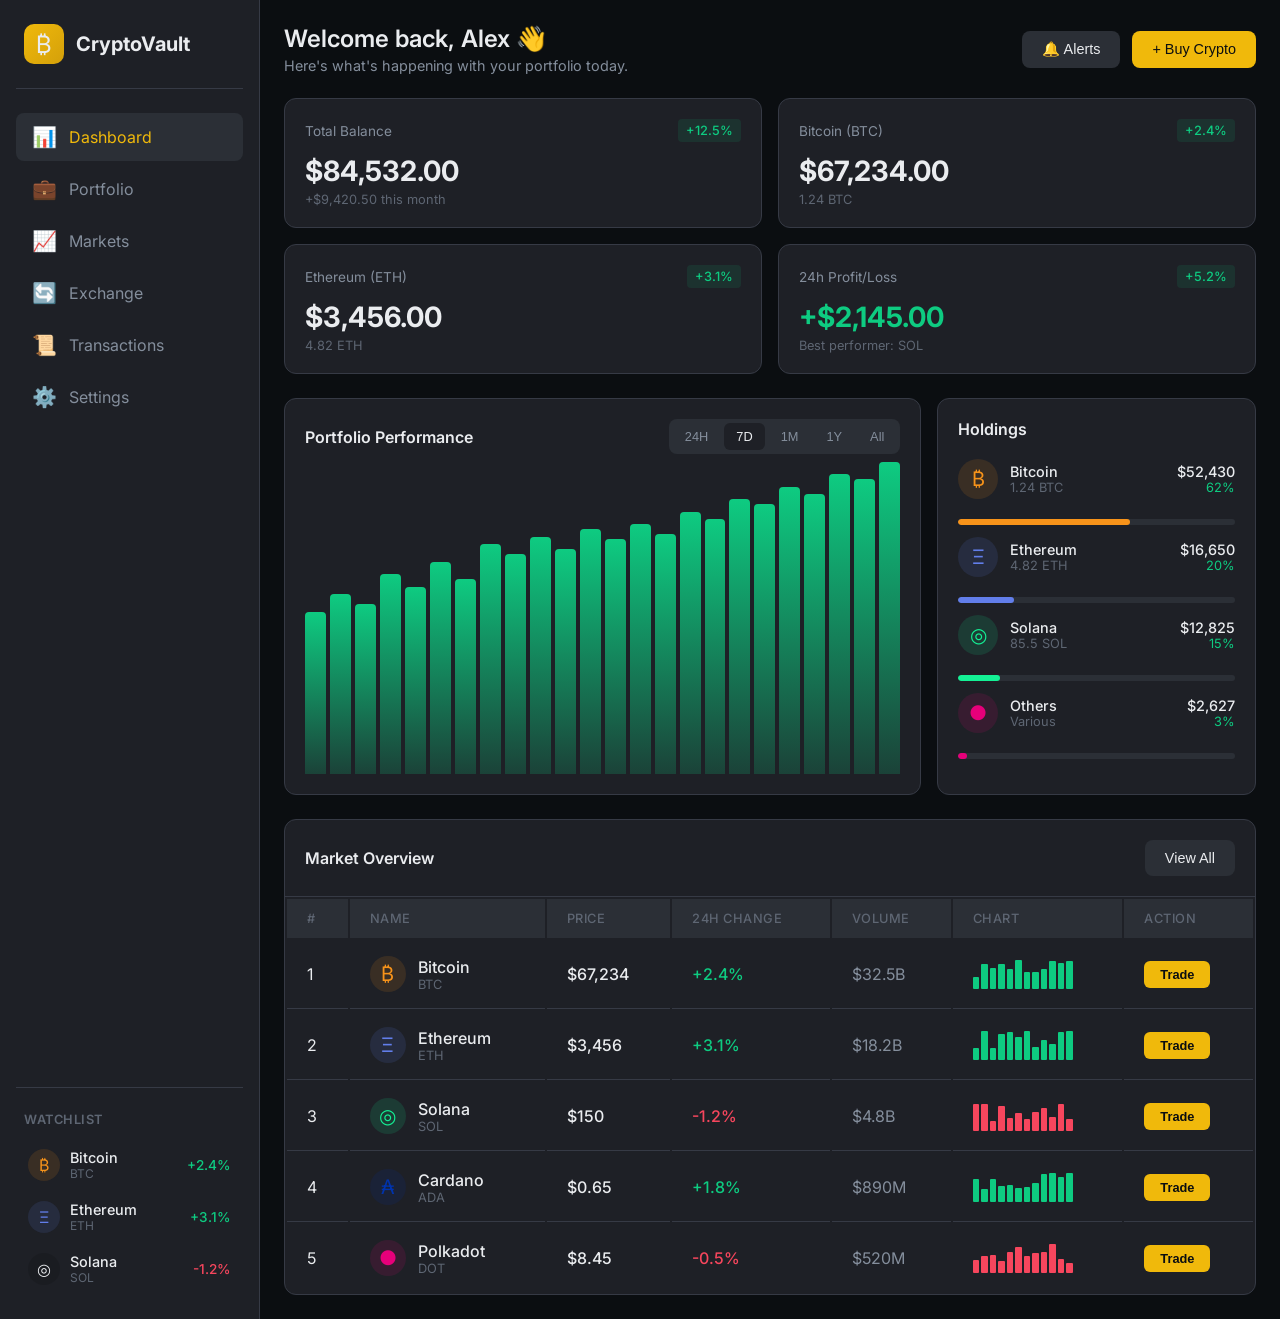
<file: files/cryptovault-dashboard.html>
<!DOCTYPE html>
<html lang="en">
<head>
    <meta charset="UTF-8">
    <meta name="viewport" content="width=device-width, initial-scale=1.0">
    <title>CryptoVault — Cryptocurrency Dashboard</title>
    <link href="https://fonts.googleapis.com/css2?family=Inter:wght@300;400;500;600;700;800&display=swap" rel="stylesheet">
    <style>
        :root {
            --bg-dark: #0B0E11;
            --bg-card: #1E2026;
            --bg-elevated: #2B2F36;
            --border: #363A45;
            --text-primary: #EAECEF;
            --text-secondary: #848E9C;
            --text-muted: #5E6673;
            --green: #0ECB81;
            --green-bg: rgba(14, 203, 129, 0.1);
            --red: #F6465D;
            --red-bg: rgba(246, 70, 93, 0.1);
            --yellow: #F0B90B;
            --blue: #1E90FF;
        }

        * {
            margin: 0;
            padding: 0;
            box-sizing: border-box;
        }

        body {
            font-family: 'Inter', sans-serif;
            background: var(--bg-dark);
            color: var(--text-primary);
            min-height: 100vh;
        }

        .dashboard {
            display: grid;
            grid-template-columns: 260px 1fr;
            min-height: 100vh;
        }

        /* Sidebar */
        .sidebar {
            background: var(--bg-card);
            border-right: 1px solid var(--border);
            padding: 24px 16px;
            display: flex;
            flex-direction: column;
        }

        .logo {
            display: flex;
            align-items: center;
            gap: 12px;
            padding: 0 8px 24px;
            border-bottom: 1px solid var(--border);
            margin-bottom: 24px;
        }

        .logo-icon {
            width: 40px;
            height: 40px;
            background: linear-gradient(135deg, var(--yellow), #D4A00A);
            border-radius: 10px;
            display: flex;
            align-items: center;
            justify-content: center;
            font-size: 1.5rem;
        }

        .logo-text {
            font-size: 1.25rem;
            font-weight: 700;
        }

        .nav-item {
            display: flex;
            align-items: center;
            gap: 12px;
            padding: 12px 16px;
            border-radius: 8px;
            color: var(--text-secondary);
            cursor: pointer;
            transition: all 0.2s;
            margin-bottom: 4px;
        }

        .nav-item:hover {
            background: var(--bg-elevated);
            color: var(--text-primary);
        }

        .nav-item.active {
            background: var(--bg-elevated);
            color: var(--yellow);
        }

        .nav-icon {
            font-size: 1.25rem;
        }

        .watchlist {
            margin-top: auto;
            padding-top: 24px;
            border-top: 1px solid var(--border);
        }

        .watchlist-title {
            font-size: 0.8rem;
            font-weight: 600;
            color: var(--text-muted);
            text-transform: uppercase;
            letter-spacing: 0.5px;
            padding: 0 8px;
            margin-bottom: 12px;
        }

        .watchlist-item {
            display: flex;
            align-items: center;
            justify-content: space-between;
            padding: 10px 12px;
            border-radius: 8px;
            cursor: pointer;
            transition: background 0.2s;
        }

        .watchlist-item:hover {
            background: var(--bg-elevated);
        }

        .watchlist-info {
            display: flex;
            align-items: center;
            gap: 10px;
        }

        .coin-icon {
            width: 32px;
            height: 32px;
            border-radius: 50%;
            display: flex;
            align-items: center;
            justify-content: center;
            font-size: 1rem;
        }

        .watchlist-name {
            font-size: 0.9rem;
            font-weight: 500;
        }

        .watchlist-symbol {
            font-size: 0.75rem;
            color: var(--text-muted);
        }

        .watchlist-change {
            font-size: 0.85rem;
            font-weight: 500;
        }

        .watchlist-change.up { color: var(--green); }
        .watchlist-change.down { color: var(--red); }

        /* Main Content */
        .main {
            padding: 24px;
            overflow-y: auto;
        }

        .header {
            display: flex;
            justify-content: space-between;
            align-items: center;
            margin-bottom: 24px;
        }

        .greeting h1 {
            font-size: 1.5rem;
            font-weight: 600;
            margin-bottom: 4px;
        }

        .greeting p {
            color: var(--text-secondary);
            font-size: 0.9rem;
        }

        .header-actions {
            display: flex;
            gap: 12px;
        }

        .btn {
            padding: 10px 20px;
            border-radius: 8px;
            font-size: 0.9rem;
            font-weight: 500;
            cursor: pointer;
            transition: all 0.2s;
            border: none;
            display: flex;
            align-items: center;
            gap: 8px;
        }

        .btn-primary {
            background: var(--yellow);
            color: var(--bg-dark);
        }

        .btn-primary:hover {
            background: #D4A00A;
        }

        .btn-secondary {
            background: var(--bg-elevated);
            color: var(--text-primary);
        }

        .btn-secondary:hover {
            background: var(--border);
        }

        /* Stats Cards */
        .stats-grid {
            display: grid;
            grid-template-columns: repeat(4, 1fr);
            gap: 16px;
            margin-bottom: 24px;
        }

        .stat-card {
            background: var(--bg-card);
            border: 1px solid var(--border);
            border-radius: 12px;
            padding: 20px;
        }

        .stat-header {
            display: flex;
            justify-content: space-between;
            align-items: center;
            margin-bottom: 12px;
        }

        .stat-title {
            font-size: 0.85rem;
            color: var(--text-secondary);
        }

        .stat-change {
            font-size: 0.8rem;
            font-weight: 500;
            padding: 4px 8px;
            border-radius: 4px;
        }

        .stat-change.up {
            background: var(--green-bg);
            color: var(--green);
        }

        .stat-change.down {
            background: var(--red-bg);
            color: var(--red);
        }

        .stat-value {
            font-size: 1.75rem;
            font-weight: 700;
        }

        .stat-subtitle {
            font-size: 0.8rem;
            color: var(--text-muted);
            margin-top: 4px;
        }

        /* Chart Section */
        .chart-section {
            display: grid;
            grid-template-columns: 2fr 1fr;
            gap: 16px;
            margin-bottom: 24px;
        }

        .chart-card {
            background: var(--bg-card);
            border: 1px solid var(--border);
            border-radius: 12px;
            padding: 20px;
        }

        .chart-header {
            display: flex;
            justify-content: space-between;
            align-items: center;
            margin-bottom: 20px;
        }

        .chart-title {
            font-size: 1rem;
            font-weight: 600;
        }

        .chart-tabs {
            display: flex;
            gap: 4px;
            background: var(--bg-elevated);
            padding: 4px;
            border-radius: 8px;
        }

        .chart-tab {
            padding: 6px 12px;
            border-radius: 6px;
            font-size: 0.8rem;
            color: var(--text-secondary);
            cursor: pointer;
            transition: all 0.2s;
            border: none;
            background: none;
        }

        .chart-tab.active {
            background: var(--bg-card);
            color: var(--text-primary);
        }

        .chart-area {
            height: 300px;
            display: flex;
            align-items: flex-end;
            gap: 4px;
            padding-top: 20px;
        }

        .chart-bar {
            flex: 1;
            background: linear-gradient(180deg, var(--green) 0%, rgba(14, 203, 129, 0.2) 100%);
            border-radius: 4px 4px 0 0;
            transition: all 0.3s;
            cursor: pointer;
            position: relative;
        }

        .chart-bar:hover {
            background: linear-gradient(180deg, var(--yellow) 0%, rgba(240, 185, 11, 0.3) 100%);
        }

        .chart-bar::after {
            content: attr(data-value);
            position: absolute;
            top: -24px;
            left: 50%;
            transform: translateX(-50%);
            font-size: 0.7rem;
            color: var(--text-secondary);
            opacity: 0;
            transition: opacity 0.2s;
        }

        .chart-bar:hover::after {
            opacity: 1;
        }

        /* Portfolio */
        .portfolio-card {
            background: var(--bg-card);
            border: 1px solid var(--border);
            border-radius: 12px;
            padding: 20px;
        }

        .portfolio-header {
            display: flex;
            justify-content: space-between;
            align-items: center;
            margin-bottom: 20px;
        }

        .portfolio-title {
            font-size: 1rem;
            font-weight: 600;
        }

        .portfolio-total {
            text-align: right;
        }

        .portfolio-total span {
            font-size: 0.8rem;
            color: var(--text-muted);
        }

        .portfolio-total h3 {
            font-size: 1.25rem;
            font-weight: 700;
        }

        .portfolio-list {
            display: flex;
            flex-direction: column;
            gap: 12px;
        }

        .portfolio-item {
            display: flex;
            align-items: center;
            gap: 12px;
        }

        .portfolio-icon {
            width: 40px;
            height: 40px;
            border-radius: 50%;
            display: flex;
            align-items: center;
            justify-content: center;
            font-size: 1.25rem;
        }

        .portfolio-info {
            flex: 1;
        }

        .portfolio-name {
            font-size: 0.9rem;
            font-weight: 500;
        }

        .portfolio-amount {
            font-size: 0.8rem;
            color: var(--text-muted);
        }

        .portfolio-value {
            text-align: right;
        }

        .portfolio-usd {
            font-size: 0.9rem;
            font-weight: 500;
        }

        .portfolio-percent {
            font-size: 0.8rem;
        }

        .portfolio-percent.up { color: var(--green); }
        .portfolio-percent.down { color: var(--red); }

        .portfolio-bar {
            height: 6px;
            background: var(--bg-elevated);
            border-radius: 3px;
            margin-top: 8px;
            overflow: hidden;
        }

        .portfolio-bar-fill {
            height: 100%;
            border-radius: 3px;
        }

        /* Market Table */
        .market-section {
            background: var(--bg-card);
            border: 1px solid var(--border);
            border-radius: 12px;
            overflow: hidden;
        }

        .market-header {
            display: flex;
            justify-content: space-between;
            align-items: center;
            padding: 20px;
            border-bottom: 1px solid var(--border);
        }

        .market-title {
            font-size: 1rem;
            font-weight: 600;
        }

        .market-table {
            width: 100%;
        }

        .market-table th {
            text-align: left;
            padding: 12px 20px;
            font-size: 0.8rem;
            font-weight: 500;
            color: var(--text-muted);
            text-transform: uppercase;
            letter-spacing: 0.5px;
            background: var(--bg-elevated);
        }

        .market-table td {
            padding: 16px 20px;
            border-bottom: 1px solid var(--border);
        }

        .market-table tr:last-child td {
            border-bottom: none;
        }

        .market-table tr:hover td {
            background: var(--bg-elevated);
        }

        .coin-cell {
            display: flex;
            align-items: center;
            gap: 12px;
        }

        .coin-cell-icon {
            width: 36px;
            height: 36px;
            border-radius: 50%;
            display: flex;
            align-items: center;
            justify-content: center;
            font-size: 1.25rem;
        }

        .coin-cell-name {
            font-weight: 500;
        }

        .coin-cell-symbol {
            font-size: 0.8rem;
            color: var(--text-muted);
        }

        .price-cell {
            font-weight: 500;
        }

        .change-cell {
            font-weight: 500;
        }

        .change-cell.up { color: var(--green); }
        .change-cell.down { color: var(--red); }

        .volume-cell {
            color: var(--text-secondary);
        }

        .sparkline {
            width: 100px;
            height: 30px;
            display: flex;
            align-items: flex-end;
            gap: 2px;
        }

        .sparkline-bar {
            flex: 1;
            background: var(--green);
            border-radius: 1px;
        }

        .sparkline.down .sparkline-bar {
            background: var(--red);
        }

        .action-btn {
            padding: 6px 16px;
            background: var(--yellow);
            color: var(--bg-dark);
            border: none;
            border-radius: 6px;
            font-size: 0.8rem;
            font-weight: 600;
            cursor: pointer;
            transition: background 0.2s;
        }

        .action-btn:hover {
            background: #D4A00A;
        }

        /* Responsive */
        @media (max-width: 1400px) {
            .stats-grid {
                grid-template-columns: repeat(2, 1fr);
            }
        }

        @media (max-width: 1200px) {
            .chart-section {
                grid-template-columns: 1fr;
            }
        }

        @media (max-width: 1024px) {
            .dashboard {
                grid-template-columns: 1fr;
            }
            .sidebar {
                display: none;
            }
        }

        @media (max-width: 768px) {
            .main {
                padding: 16px;
            }
            .stats-grid {
                grid-template-columns: 1fr;
            }
            .header {
                flex-direction: column;
                gap: 16px;
                align-items: flex-start;
            }
            .market-table {
                font-size: 0.85rem;
            }
            .market-table th, .market-table td {
                padding: 12px;
            }
            .sparkline {
                display: none;
            }
        }
    </style>
</head>
<body>
    <div class="dashboard">
        <!-- Sidebar -->
        <aside class="sidebar">
            <div class="logo">
                <div class="logo-icon">₿</div>
                <span class="logo-text">CryptoVault</span>
            </div>

            <nav>
                <div class="nav-item active">
                    <span class="nav-icon">📊</span>
                    <span>Dashboard</span>
                </div>
                <div class="nav-item">
                    <span class="nav-icon">💼</span>
                    <span>Portfolio</span>
                </div>
                <div class="nav-item">
                    <span class="nav-icon">📈</span>
                    <span>Markets</span>
                </div>
                <div class="nav-item">
                    <span class="nav-icon">🔄</span>
                    <span>Exchange</span>
                </div>
                <div class="nav-item">
                    <span class="nav-icon">📜</span>
                    <span>Transactions</span>
                </div>
                <div class="nav-item">
                    <span class="nav-icon">⚙️</span>
                    <span>Settings</span>
                </div>
            </nav>

            <div class="watchlist">
                <div class="watchlist-title">Watchlist</div>
                <div class="watchlist-item">
                    <div class="watchlist-info">
                        <div class="coin-icon" style="background: #F7931A20; color: #F7931A;">₿</div>
                        <div>
                            <div class="watchlist-name">Bitcoin</div>
                            <div class="watchlist-symbol">BTC</div>
                        </div>
                    </div>
                    <div class="watchlist-change up">+2.4%</div>
                </div>
                <div class="watchlist-item">
                    <div class="watchlist-info">
                        <div class="coin-icon" style="background: #627EEA20; color: #627EEA;">Ξ</div>
                        <div>
                            <div class="watchlist-name">Ethereum</div>
                            <div class="watchlist-symbol">ETH</div>
                        </div>
                    </div>
                    <div class="watchlist-change up">+3.1%</div>
                </div>
                <div class="watchlist-item">
                    <div class="watchlist-info">
                        <div class="coin-icon" style="background: #00000020; color: #EAECEF;">◎</div>
                        <div>
                            <div class="watchlist-name">Solana</div>
                            <div class="watchlist-symbol">SOL</div>
                        </div>
                    </div>
                    <div class="watchlist-change down">-1.2%</div>
                </div>
            </div>
        </aside>

        <!-- Main Content -->
        <main class="main">
            <header class="header">
                <div class="greeting">
                    <h1>Welcome back, Alex 👋</h1>
                    <p>Here's what's happening with your portfolio today.</p>
                </div>
                <div class="header-actions">
                    <button class="btn btn-secondary">🔔 Alerts</button>
                    <button class="btn btn-primary">+ Buy Crypto</button>
                </div>
            </header>

            <!-- Stats -->
            <div class="stats-grid">
                <div class="stat-card">
                    <div class="stat-header">
                        <span class="stat-title">Total Balance</span>
                        <span class="stat-change up">+12.5%</span>
                    </div>
                    <div class="stat-value">$84,532.00</div>
                    <div class="stat-subtitle">+$9,420.50 this month</div>
                </div>
                <div class="stat-card">
                    <div class="stat-header">
                        <span class="stat-title">Bitcoin (BTC)</span>
                        <span class="stat-change up">+2.4%</span>
                    </div>
                    <div class="stat-value">$67,234.00</div>
                    <div class="stat-subtitle">1.24 BTC</div>
                </div>
                <div class="stat-card">
                    <div class="stat-header">
                        <span class="stat-title">Ethereum (ETH)</span>
                        <span class="stat-change up">+3.1%</span>
                    </div>
                    <div class="stat-value">$3,456.00</div>
                    <div class="stat-subtitle">4.82 ETH</div>
                </div>
                <div class="stat-card">
                    <div class="stat-header">
                        <span class="stat-title">24h Profit/Loss</span>
                        <span class="stat-change up">+5.2%</span>
                    </div>
                    <div class="stat-value" style="color: var(--green);">+$2,145.00</div>
                    <div class="stat-subtitle">Best performer: SOL</div>
                </div>
            </div>

            <!-- Charts -->
            <div class="chart-section">
                <div class="chart-card">
                    <div class="chart-header">
                        <h3 class="chart-title">Portfolio Performance</h3>
                        <div class="chart-tabs">
                            <button class="chart-tab">24H</button>
                            <button class="chart-tab active">7D</button>
                            <button class="chart-tab">1M</button>
                            <button class="chart-tab">1Y</button>
                            <button class="chart-tab">All</button>
                        </div>
                    </div>
                    <div class="chart-area" id="chartArea">
                        <!-- Chart bars will be generated -->
                    </div>
                </div>

                <div class="chart-card">
                    <div class="chart-header">
                        <h3 class="chart-title">Holdings</h3>
                    </div>
                    <div class="portfolio-list">
                        <div class="portfolio-item">
                            <div class="portfolio-icon" style="background: #F7931A20; color: #F7931A;">₿</div>
                            <div class="portfolio-info">
                                <div class="portfolio-name">Bitcoin</div>
                                <div class="portfolio-amount">1.24 BTC</div>
                            </div>
                            <div class="portfolio-value">
                                <div class="portfolio-usd">$52,430</div>
                                <div class="portfolio-percent up">62%</div>
                            </div>
                        </div>
                        <div class="portfolio-bar"><div class="portfolio-bar-fill" style="width: 62%; background: #F7931A;"></div></div>

                        <div class="portfolio-item">
                            <div class="portfolio-icon" style="background: #627EEA20; color: #627EEA;">Ξ</div>
                            <div class="portfolio-info">
                                <div class="portfolio-name">Ethereum</div>
                                <div class="portfolio-amount">4.82 ETH</div>
                            </div>
                            <div class="portfolio-value">
                                <div class="portfolio-usd">$16,650</div>
                                <div class="portfolio-percent up">20%</div>
                            </div>
                        </div>
                        <div class="portfolio-bar"><div class="portfolio-bar-fill" style="width: 20%; background: #627EEA;"></div></div>

                        <div class="portfolio-item">
                            <div class="portfolio-icon" style="background: #14F19520; color: #14F195;">◎</div>
                            <div class="portfolio-info">
                                <div class="portfolio-name">Solana</div>
                                <div class="portfolio-amount">85.5 SOL</div>
                            </div>
                            <div class="portfolio-value">
                                <div class="portfolio-usd">$12,825</div>
                                <div class="portfolio-percent up">15%</div>
                            </div>
                        </div>
                        <div class="portfolio-bar"><div class="portfolio-bar-fill" style="width: 15%; background: #14F195;"></div></div>

                        <div class="portfolio-item">
                            <div class="portfolio-icon" style="background: #E6007A20; color: #E6007A;">●</div>
                            <div class="portfolio-info">
                                <div class="portfolio-name">Others</div>
                                <div class="portfolio-amount">Various</div>
                            </div>
                            <div class="portfolio-value">
                                <div class="portfolio-usd">$2,627</div>
                                <div class="portfolio-percent up">3%</div>
                            </div>
                        </div>
                        <div class="portfolio-bar"><div class="portfolio-bar-fill" style="width: 3%; background: #E6007A;"></div></div>
                    </div>
                </div>
            </div>

            <!-- Market Table -->
            <div class="market-section">
                <div class="market-header">
                    <h3 class="market-title">Market Overview</h3>
                    <button class="btn btn-secondary">View All</button>
                </div>
                <table class="market-table">
                    <thead>
                        <tr>
                            <th>#</th>
                            <th>Name</th>
                            <th>Price</th>
                            <th>24h Change</th>
                            <th>Volume</th>
                            <th>Chart</th>
                            <th>Action</th>
                        </tr>
                    </thead>
                    <tbody id="marketTableBody">
                        <!-- Table rows will be generated -->
                    </tbody>
                </table>
            </div>
        </main>
    </div>

    <script>
        // Generate chart
        const chartArea = document.getElementById('chartArea');
        const chartData = [65, 72, 68, 80, 75, 85, 78, 92, 88, 95, 90, 98, 94, 100, 96, 105, 102, 110, 108, 115, 112, 120, 118, 125];
        
        chartData.forEach((value, i) => {
            const bar = document.createElement('div');
            bar.className = 'chart-bar';
            bar.style.height = `${value * 2.5}px`;
            bar.dataset.value = `$${(value * 800).toLocaleString()}`;
            chartArea.appendChild(bar);
        });

        // Market data
        const marketData = [
            { rank: 1, name: 'Bitcoin', symbol: 'BTC', icon: '₿', color: '#F7931A', price: 67234.00, change: 2.4, volume: '32.5B', up: true },
            { rank: 2, name: 'Ethereum', symbol: 'ETH', icon: 'Ξ', color: '#627EEA', price: 3456.00, change: 3.1, volume: '18.2B', up: true },
            { rank: 3, name: 'Solana', symbol: 'SOL', icon: '◎', color: '#14F195', price: 150.00, change: -1.2, volume: '4.8B', up: false },
            { rank: 4, name: 'Cardano', symbol: 'ADA', icon: '₳', color: '#0033AD', price: 0.65, change: 1.8, volume: '890M', up: true },
            { rank: 5, name: 'Polkadot', symbol: 'DOT', icon: '●', color: '#E6007A', price: 8.45, change: -0.5, volume: '520M', up: false },
        ];

        const tableBody = document.getElementById('marketTableBody');
        
        function generateSparkline(up) {
            const heights = Array.from({length: 12}, () => Math.random() * 20 + 10);
            return heights.map(h => `<div class="sparkline-bar" style="height: ${h}px"></div>`).join('');
        }

        tableBody.innerHTML = marketData.map(coin => `
            <tr>
                <td>${coin.rank}</td>
                <td>
                    <div class="coin-cell">
                        <div class="coin-cell-icon" style="background: ${coin.color}20; color: ${coin.color};">${coin.icon}</div>
                        <div>
                            <div class="coin-cell-name">${coin.name}</div>
                            <div class="coin-cell-symbol">${coin.symbol}</div>
                        </div>
                    </div>
                </td>
                <td class="price-cell">$${coin.price.toLocaleString()}</td>
                <td class="change-cell ${coin.up ? 'up' : 'down'}">${coin.up ? '+' : ''}${coin.change}%</td>
                <td class="volume-cell">$${coin.volume}</td>
                <td>
                    <div class="sparkline ${coin.up ? '' : 'down'}">
                        ${generateSparkline(coin.up)}
                    </div>
                </td>
                <td><button class="action-btn">Trade</button></td>
            </tr>
        `).join('');

        // Simulate live updates
        setInterval(() => {
            document.querySelectorAll('.change-cell').forEach(cell => {
                const currentValue = parseFloat(cell.textContent);
                const change = (Math.random() - 0.5) * 0.2;
                const newValue = currentValue + change;
                cell.textContent = `${newValue > 0 ? '+' : ''}${newValue.toFixed(1)}%`;
                cell.className = `change-cell ${newValue > 0 ? 'up' : 'down'}`;
            });
        }, 5000);
    </script>
</body>
</html>
</file>
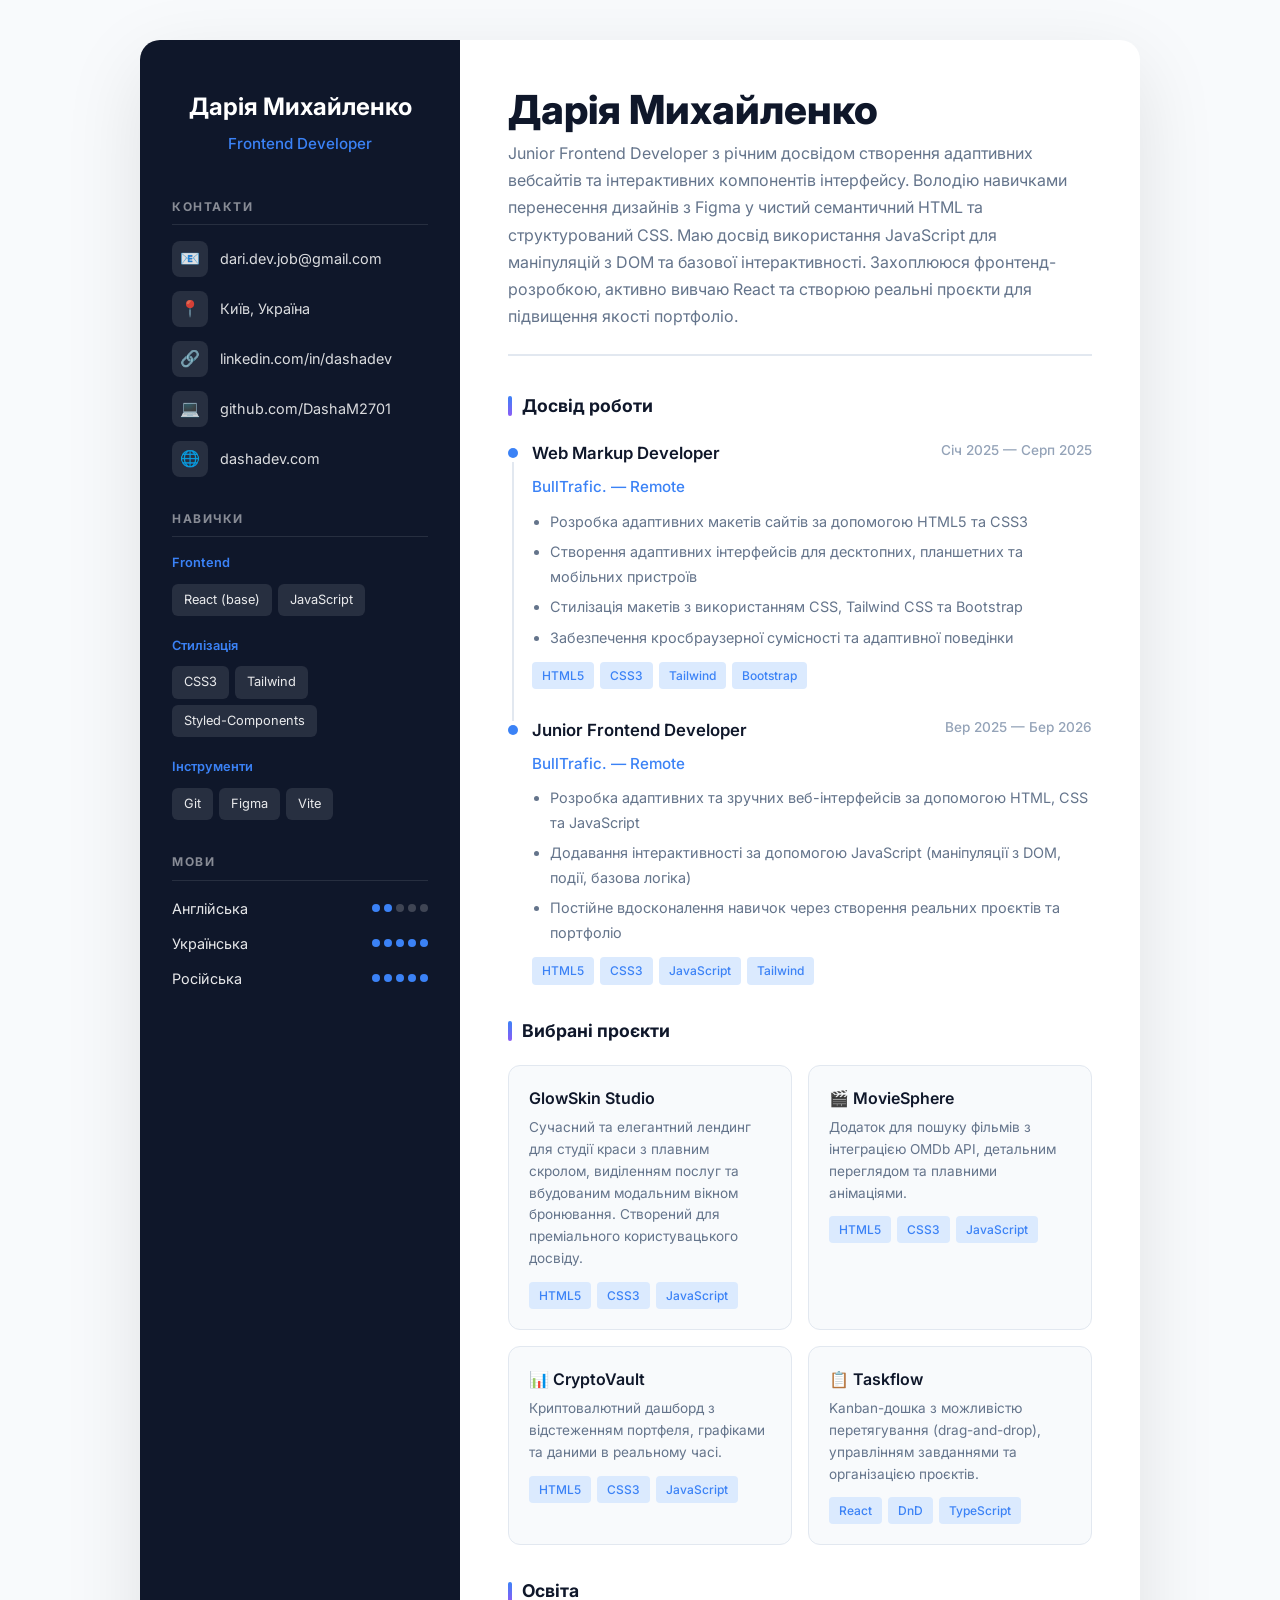
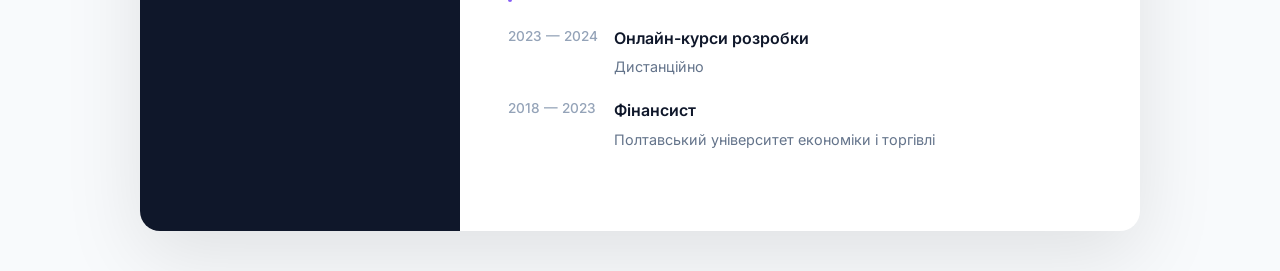
<file: files/сvUKR.html>
<!DOCTYPE html>
<html lang="uk">
<head>
    <meta charset="UTF-8">
    <meta name="viewport" content="width=device-width, initial-scale=1.0">
    <title>Frontend Developer — CV/Резюме</title>
    <link href="https://fonts.googleapis.com/css2?family=Inter:wght@300;400;500;600;700;800&family=JetBrains+Mono:wght@400;500&display=swap" rel="stylesheet">
    <style>
        :root {
            --primary: #0F172A;
            --secondary: #334155;
            --accent: #3B82F6;
            --accent-light: #DBEAFE;
            --text-primary: #1E293B;
            --text-secondary: #64748B;
            --text-muted: #94A3B8;
            --bg-white: #FFFFFF;
            --bg-light: #F8FAFC;
            --border: #E2E8F0;
            --gradient-start: #3B82F6;
            --gradient-end: #8B5CF6;
        }

        * {
            margin: 0;
            padding: 0;
            box-sizing: border-box;
        }

        body {
            font-family: 'Inter', -apple-system, sans-serif;
            background: var(--bg-light);
            color: var(--text-primary);
            line-height: 1.6;
            min-height: 100vh;
        }

        /* Print Styles */
        @media print {
            body {
                background: white;
            }
            .cv-container {
                box-shadow: none;
                margin: 0;
                max-width: 100%;
            }
            .no-print {
                display: none !important;
            }
            .cv-main {
                padding: 40px;
            }
            .cv-sidebar {
                padding: 40px 30px;
            }
        }

        /* Controls */
        .controls {
            position: fixed;
            top: 20px;
            right: 20px;
            display: flex;
            gap: 10px;
            z-index: 100;
        }

        .control-btn {
            padding: 12px 20px;
            background: var(--primary);
            color: white;
            border: none;
            border-radius: 10px;
            font-family: 'Inter', sans-serif;
            font-size: 0.85rem;
            font-weight: 500;
            cursor: pointer;
            display: flex;
            align-items: center;
            gap: 8px;
            transition: all 0.2s;
            box-shadow: 0 4px 12px rgba(0,0,0,0.15);
        }

        .control-btn:hover {
            transform: translateY(-2px);
            box-shadow: 0 6px 20px rgba(0,0,0,0.2);
        }

        /* CV Container */
        .cv-container {
            max-width: 1000px;
            margin: 40px auto;
            background: var(--bg-white);
            border-radius: 20px;
            box-shadow: 0 25px 80px rgba(0,0,0,0.1);
            overflow: hidden;
            display: grid;
            grid-template-columns: 320px 1fr;
        }

        /* Sidebar */
        .cv-sidebar {
            background: var(--primary);
            color: white;
            padding: 48px 32px;
        }

        .profile-section {
            text-align: center;
            margin-bottom: 40px;
        }

        .profile-photo {
            width: 140px;
            height: 140px;
            background: linear-gradient(135deg, var(--gradient-start), var(--gradient-end));
            border-radius: 50%;
            margin: 0 auto 20px;
            display: flex;
            align-items: center;
            justify-content: center;
            font-size: 3.5rem;
            border: 4px solid rgba(255,255,255,0.2);
        }

        .profile-name {
            font-size: 1.5rem;
            font-weight: 700;
            margin-bottom: 6px;
        }

        .profile-title {
            font-size: 0.95rem;
            color: var(--accent);
            font-weight: 500;
        }

        .sidebar-section {
            margin-bottom: 32px;
        }

        .sidebar-title {
            font-size: 0.75rem;
            font-weight: 700;
            text-transform: uppercase;
            letter-spacing: 1.5px;
            color: rgba(255,255,255,0.5);
            margin-bottom: 16px;
            padding-bottom: 8px;
            border-bottom: 1px solid rgba(255,255,255,0.1);
        }

        .contact-item {
            display: flex;
            align-items: center;
            gap: 12px;
            margin-bottom: 14px;
            font-size: 0.9rem;
            color: rgba(255,255,255,0.85);
        }

        .contact-icon {
            width: 36px;
            height: 36px;
            background: rgba(255,255,255,0.1);
            border-radius: 8px;
            display: flex;
            align-items: center;
            justify-content: center;
            font-size: 1rem;
            flex-shrink: 0;
        }

        .contact-text {
            word-break: break-word;
        }

        .contact-text a {
            color: inherit;
            text-decoration: none;
        }

        .contact-text a:hover {
            color: var(--accent);
        }

        /* Skills */
        .skill-category {
            margin-bottom: 20px;
        }

        .skill-category-title {
            font-size: 0.8rem;
            font-weight: 600;
            color: var(--accent);
            margin-bottom: 10px;
        }

        .skill-tags {
            display: flex;
            flex-wrap: wrap;
            gap: 6px;
        }

        .skill-tag {
            padding: 6px 12px;
            background: rgba(255,255,255,0.1);
            border-radius: 6px;
            font-size: 0.8rem;
            color: rgba(255,255,255,0.9);
        }

        /* Languages */
        .language-item {
            display: flex;
            justify-content: space-between;
            align-items: center;
            margin-bottom: 12px;
        }

        .language-name {
            font-size: 0.9rem;
            color: rgba(255,255,255,0.9);
        }

        .language-level {
            display: flex;
            gap: 4px;
        }

        .level-dot {
            width: 8px;
            height: 8px;
            border-radius: 50%;
            background: rgba(255,255,255,0.2);
        }

        .level-dot.filled {
            background: var(--accent);
        }

        /* Main Content */
        .cv-main {
            padding: 48px;
        }

        .main-header {
            margin-bottom: 36px;
            padding-bottom: 24px;
            border-bottom: 2px solid var(--border);
        }

        .main-name {
            font-size: 2.5rem;
            font-weight: 800;
            color: var(--primary);
            margin-bottom: 8px;
            line-height: 1.1;
        }

        .main-title {
            font-size: 1.25rem;
            color: var(--accent);
            font-weight: 600;
            margin-bottom: 16px;
        }

        .main-summary {
            font-size: 1rem;
            color: var(--text-secondary);
            line-height: 1.7;
        }

        .main-section {
            margin-bottom: 32px;
        }

        .section-title {
            font-size: 1.1rem;
            font-weight: 700;
            color: var(--primary);
            margin-bottom: 20px;
            display: flex;
            align-items: center;
            gap: 10px;
        }

        .section-title::before {
            content: '';
            width: 4px;
            height: 20px;
            background: linear-gradient(180deg, var(--gradient-start), var(--gradient-end));
            border-radius: 2px;
        }

        /* Experience */
        .experience-item {
            position: relative;
            padding-left: 24px;
            margin-bottom: 28px;
        }

        .experience-item::before {
            content: '';
            position: absolute;
            left: 0;
            top: 8px;
            width: 10px;
            height: 10px;
            background: var(--accent);
            border-radius: 50%;
        }

        .experience-item::after {
            content: '';
            position: absolute;
            left: 4px;
            top: 22px;
            width: 2px;
            height: calc(100% + 10px);
            background: var(--border);
        }

        .experience-item:last-child::after {
            display: none;
        }

        .experience-header {
            display: flex;
            justify-content: space-between;
            align-items: flex-start;
            margin-bottom: 8px;
            flex-wrap: wrap;
            gap: 8px;
        }

        .experience-role {
            font-size: 1.05rem;
            font-weight: 600;
            color: var(--primary);
        }

        .experience-date {
            font-size: 0.85rem;
            color: var(--text-muted);
            font-weight: 500;
        }

        .experience-company {
            font-size: 0.95rem;
            color: var(--accent);
            font-weight: 500;
            margin-bottom: 10px;
        }

        .experience-desc {
            font-size: 0.9rem;
            color: var(--text-secondary);
            line-height: 1.7;
        }

        .experience-desc ul {
            padding-left: 18px;
            margin-top: 8px;
        }

        .experience-desc li {
            margin-bottom: 6px;
        }

        .tech-used {
            display: flex;
            flex-wrap: wrap;
            gap: 6px;
            margin-top: 12px;
        }

        .tech-tag {
            padding: 4px 10px;
            background: var(--accent-light);
            color: var(--accent);
            border-radius: 4px;
            font-size: 0.75rem;
            font-weight: 500;
        }

        /* Projects */
        .projects-grid {
            display: grid;
            grid-template-columns: repeat(2, 1fr);
            gap: 16px;
        }

        .project-card {
            padding: 20px;
            background: var(--bg-light);
            border-radius: 12px;
            border: 1px solid var(--border);
            transition: all 0.3s;
        }

        .project-card:hover {
            transform: translateY(-2px);
            box-shadow: 0 8px 25px rgba(0,0,0,0.08);
        }

        .project-name {
            font-size: 1rem;
            font-weight: 600;
            color: var(--primary);
            margin-bottom: 6px;
            display: flex;
            align-items: center;
            gap: 8px;
        }

        .project-desc {
            font-size: 0.85rem;
            color: var(--text-secondary);
            margin-bottom: 12px;
            line-height: 1.6;
        }

        /* Education */
        .education-item {
            display: flex;
            gap: 16px;
            margin-bottom: 20px;
        }

        .education-year {
            font-size: 0.85rem;
            color: var(--text-muted);
            font-weight: 500;
            min-width: 90px;
        }

        .education-details h4 {
            font-size: 1rem;
            font-weight: 600;
            color: var(--primary);
            margin-bottom: 4px;
        }

        .education-details p {
            font-size: 0.9rem;
            color: var(--text-secondary);
        }

        /* Responsive */
        @media (max-width: 900px) {
            .cv-container {
                grid-template-columns: 1fr;
                margin: 20px;
            }
            .cv-sidebar {
                padding: 32px 24px;
            }
            .cv-main {
                padding: 32px 24px;
            }
            .projects-grid {
                grid-template-columns: 1fr;
            }
            .controls {
                position: static;
                justify-content: center;
                padding: 20px;
            }
        }
    </style>
</head>
<body>
  

    <div class="cv-container" id="cvContainer">
        <aside class="cv-sidebar">
            <div class="profile-section">
             
                <h1 class="profile-name">Дарія Михайленко</h1>
                <p class="profile-title">Frontend Developer</p>
            </div>

            <div class="sidebar-section">
                <h3 class="sidebar-title">Контакти</h3>
                <div class="contact-item">
                    <div class="contact-icon">📧</div>
                    <div class="contact-text">
                        <a href="mailto:dari.dev.job@gmail.com">dari.dev.job@gmail.com</a>
                    </div>
                </div>
              
                <div class="contact-item">
                    <div class="contact-icon">📍</div>
                    <div class="contact-text">Київ, Україна</div>
                </div>
                <div class="contact-item">
                    <div class="contact-icon">🔗</div>
                    <div class="contact-text">
                        <a href="https://www.linkedin.com/in/%D0%B4%D0%B0%D1%88%D0%B0-%D0%BC%D0%B8%D1%85%D0%B0%D0%B9%D0%BB%D0%B5%D0%BD%D0%BA%D0%BE-4017212b2/">linkedin.com/in/dashadev</a>
                    </div>
                </div>
                <div class="contact-item">
                    <div class="contact-icon">💻</div>
                    <div class="contact-text">
                        <a href="https://github.com/DashaM2701">github.com/DashaM2701</a>
                    </div>
                </div>
                <div class="contact-item">
                    <div class="contact-icon">🌐</div>
                    <div class="contact-text">
                        <a href="#">dashadev.com</a>
                    </div>
                </div>
            </div>

            <div class="sidebar-section">
                <h3 class="sidebar-title">Навички</h3>
                <div class="skill-category">
                    <div class="skill-category-title">Frontend</div>
                    <div class="skill-tags">
                        <span class="skill-tag">React (base)</span>
                        <span class="skill-tag">JavaScript</span>
                    </div>
                </div>
                <div class="skill-category">
                    <div class="skill-category-title">Стилізація</div>
                    <div class="skill-tags">
                        <span class="skill-tag">CSS3</span>
                        
                        <span class="skill-tag">Tailwind</span>
                        <span class="skill-tag">Styled-Components</span>
                    </div>
                </div>
                <div class="skill-category">
                    <div class="skill-category-title">Інструменти</div>
                    <div class="skill-tags">
                        <span class="skill-tag">Git</span>
                        <span class="skill-tag">Figma</span>
                       
                        <span class="skill-tag">Vite</span>
                    </div>
                </div>
            </div>

            <div class="sidebar-section">
                <h3 class="sidebar-title">Мови</h3>
                <div class="language-item">
                    <span class="language-name">Англійська</span>
                    <div class="language-level">
                        <div class="level-dot filled"></div>
                        <div class="level-dot filled"></div>
                        <div class="level-dot "></div>
                        <div class="level-dot "></div>
                        <div class="level-dot"></div>
                    </div>
                </div>
                <div class="language-item">
                    <span class="language-name">Українська</span>
                    <div class="language-level">
                        <div class="level-dot filled"></div>
                        <div class="level-dot filled"></div>
                        <div class="level-dot filled"></div>
                        <div class="level-dot filled"></div>
                        <div class="level-dot filled"></div>
                    </div>
                </div>
                <div class="language-item">
                    <span class="language-name">Російська</span>
                    <div class="language-level">
                        <div class="level-dot filled"></div>
                        <div class="level-dot filled"></div>
                        <div class="level-dot filled"></div>
                        <div class="level-dot filled"></div>
                        <div class="level-dot filled"></div>
                    </div>
                </div>
            </div>
        </aside>

        <main class="cv-main">
            <header class="main-header">
                <h1 class="main-name">Дарія Михайленко</h1>
              
                <p class="main-summary">
                    Junior Frontend Developer з річним досвідом створення адаптивних вебсайтів та інтерактивних компонентів інтерфейсу.
Володію навичками перенесення дизайнів з Figma у чистий семантичний HTML та структурований CSS.
Маю досвід використання JavaScript для маніпуляцій з DOM та базової інтерактивності.
Захоплююся фронтенд-розробкою, активно вивчаю React та створюю реальні проєкти для підвищення якості портфоліо.
                </p>
            </header>

            <section class="main-section">
                <h2 class="section-title">Досвід роботи</h2>
                
                <div class="experience-item">
                    <div class="experience-header">
                        <span class="experience-role">Web Markup Developer</span>
                        <span class="experience-date">Січ 2025 — Серп 2025</span>
                    </div>
                    <div class="experience-company">BullTrafic. — Remote</div>
                    <div class="experience-desc">
                        <ul>
                            <li>Розробка адаптивних макетів сайтів за допомогою HTML5 та CSS3</li>
                            <li>Створення адаптивних інтерфейсів для десктопних, планшетних та мобільних пристроїв</li>
                            <li>Стилізація макетів з використанням CSS, Tailwind CSS та Bootstrap</li>
                            <li>Забезпечення кросбраузерної сумісності та адаптивної поведінки</li>
                        </ul>
                    </div>
                    <div class="tech-used">
                        <span class="tech-tag">HTML5</span>
                        <span class="tech-tag">CSS3</span>                     
                        <span class="tech-tag">Tailwind</span>
                        <span class="tech-tag">Bootstrap</span>
                    </div>
                </div>

                <div class="experience-item">
                    <div class="experience-header">
                        <span class="experience-role">Junior Frontend Developer</span>
                        <span class="experience-date">Вер 2025 — Бер 2026</span>
                    </div>
                    <div class="experience-company">BullTrafic. — Remote</div>
                    <div class="experience-desc">
                        <ul>
                            <li>Розробка адаптивних та зручних веб-інтерфейсів за допомогою HTML, CSS та JavaScript</li>
                            <li>Додавання інтерактивності за допомогою JavaScript (маніпуляції з DOM, події, базова логіка)</li>
                            <li>Постійне вдосконалення навичок через створення реальних проєктів та портфоліо</li>
                        </ul>
                    </div>
                    <div class="tech-used">
                        <span class="tech-tag">HTML5</span>
                        <span class="tech-tag">CSS3</span>
                        <span class="tech-tag">JavaScript</span>
                        <span class="tech-tag">Tailwind</span>
                    </div>
                </div>
            </section>

            <section class="main-section">
                <h2 class="section-title">Вибрані проєкти</h2>
                <div class="projects-grid">
                    <div class="project-card">
                        <h4 class="project-name">GlowSkin Studio</h4>
                        <p class="project-desc">Сучасний та елегантний лендинг для студії краси з плавним скролом, виділенням послуг та вбудованим модальним вікном бронювання. Створений для преміального користувацького досвіду.</p>
                        <div class="tech-used">
                            <span class="tech-tag">HTML5</span>
                            <span class="tech-tag">CSS3</span>
                            <span class="tech-tag">JavaScript</span>
                        </div>
                    </div>
                    <div class="project-card">
                        <h4 class="project-name">🎬 MovieSphere</h4>
                        <p class="project-desc">Додаток для пошуку фільмів з інтеграцією OMDb API, детальним переглядом та плавними анімаціями.</p>
                        <div class="tech-used">
                            <span class="tech-tag">HTML5</span>
                            <span class="tech-tag">CSS3</span>
                            <span class="tech-tag">JavaScript</span>
                        </div>
                    </div>
                    <div class="project-card">
                        <h4 class="project-name">📊 CryptoVault</h4>
                        <p class="project-desc">Криптовалютний дашборд з відстеженням портфеля, графіками та даними в реальному часі.</p>
                        <div class="tech-used">
                            <span class="tech-tag">HTML5</span>
                            <span class="tech-tag">CSS3</span>
                            <span class="tech-tag">JavaScript</span>
                        </div>
                    </div>
                    <div class="project-card">
                        <h4 class="project-name">📋 Taskflow</h4>
                        <p class="project-desc">Kanban-дошка з можливістю перетягування (drag-and-drop), управлінням завданнями та організацією проєктів.</p>
                        <div class="tech-used">
                            <span class="tech-tag">React</span>
                            <span class="tech-tag">DnD</span>
                            <span class="tech-tag">TypeScript</span>
                        </div>
                    </div>
                </div>
            </section>

            <section class="main-section">
                <h2 class="section-title">Освіта</h2>
                <div class="education-item">
                    <div class="education-year">2023 — 2024</div>
                    <div class="education-details">
                        <h4>Онлайн-курси розробки</h4>
                        <p>Дистанційно</p>
                    </div>
                </div>
                <div class="education-item">
                    <div class="education-year">2018 — 2023</div>
                    <div class="education-details">
                        <h4>Фінансист</h4>
                        <p>Полтавський університет економіки і торгівлі</p>
                    </div>
                </div>
            </section>
        </main>
    </div>
</body>
</html>
</file>
<file: style.css>
:root {
            --bg-primary: #0F0F0F;
            --bg-secondary: #141414;
            --bg-card: #1a1a1a;
            --bg-card-hover: #222222;
            --text-primary: #FFFFFF;
            --text-secondary: #8a8a8a;
            --text-muted: #555555;
            --accent: #3A7DFF;
            --accent-light: #5a9aff;
            --accent-glow: rgba(58, 125, 255, 0.4);
            --accent-subtle: rgba(58, 125, 255, 0.08);
            --gradient-1: linear-gradient(135deg, #3A7DFF 0%, #00D4FF 100%);
            --gradient-2: linear-gradient(135deg, #3A7DFF 0%, #7B61FF 100%);
        }

        * {
            margin: 0;
            padding: 0;
            box-sizing: border-box;
        }

        html {
            scroll-behavior: smooth;
        }

        body {
            font-family: 'Outfit', sans-serif;
            background-color: var(--bg-primary);
            color: var(--text-primary);
            line-height: 1.6;
            overflow-x: hidden;
            cursor: default;
        }

        /* Custom Cursor */
        .cursor {
            width: 20px;
            height: 20px;
            border: 2px solid var(--accent);
            border-radius: 50%;
            position: fixed;
            pointer-events: none;
            z-index: 9999;
            transition: transform 0.15s ease, opacity 0.15s ease;
            transform: translate(-50%, -50%);
            mix-blend-mode: difference;
        }

        .cursor-dot {
            width: 6px;
            height: 6px;
            background: var(--accent);
            border-radius: 50%;
            position: fixed;
            pointer-events: none;
            z-index: 9999;
            transform: translate(-50%, -50%);
        }

        .cursor.hover {
            transform: translate(-50%, -50%) scale(2);
            background: rgba(58, 125, 255, 0.1);
        }

        /* Floating Particles */
        .particles {
            position: fixed;
            top: 0;
            left: 0;
            width: 100%;
            height: 100%;
            pointer-events: none;
            z-index: 1;
            overflow: hidden;
        }

        .particle {
            position: absolute;
            width: 4px;
            height: 4px;
            background: var(--accent);
            border-radius: 50%;
            opacity: 0.3;
            animation: float 15s infinite ease-in-out;
        }

        @keyframes float {
            0%, 100% { transform: translateY(100vh) rotate(0deg); opacity: 0; }
            10% { opacity: 0.3; }
            90% { opacity: 0.3; }
            100% { transform: translateY(-100vh) rotate(720deg); opacity: 0; }
        }

        /* Grid Lines Background */
        .grid-bg {
            position: fixed;
            top: 0;
            left: 0;
            width: 100%;
            height: 100%;
            pointer-events: none;
            z-index: 0;
            opacity: 0.03;
            background-image: 
                linear-gradient(var(--accent) 1px, transparent 1px),
                linear-gradient(90deg, var(--accent) 1px, transparent 1px);
            background-size: 100px 100px;
        }

        /* Noise Overlay */
        .noise {
            position: fixed;
            top: 0;
            left: 0;
            width: 100%;
            height: 100%;
            pointer-events: none;
            z-index: 1000;
            opacity: 0.015;
            background-image: url("data:image/svg+xml,%3Csvg viewBox='0 0 256 256' xmlns='http://www.w3.org/2000/svg'%3E%3Cfilter id='noise'%3E%3CfeTurbulence type='fractalNoise' baseFrequency='0.9' numOctaves='4' stitchTiles='stitch'/%3E%3C/filter%3E%3Crect width='100%25' height='100%25' filter='url(%23noise)'/%3E%3C/svg%3E");
        }

        /* Navigation */
        nav {
            position: fixed;
            top: 0;
            left: 0;
            right: 0;
            z-index: 100;
            padding: 1.5rem 4rem;
            display: flex;
            justify-content: space-between;
            align-items: center;
            transition: all 0.4s cubic-bezier(0.4, 0, 0.2, 1);
        }

        nav.scrolled {
            padding: 1rem 4rem;
            backdrop-filter: blur(20px);
            background: rgba(15, 15, 15, 0.9);
            border-bottom: 1px solid rgba(255, 255, 255, 0.05);
        }

        .logo {
            font-family: 'Syne', sans-serif;
            font-size: 1.5rem;
            font-weight: 800;
            color: var(--text-primary);
            letter-spacing: -1px;
            position: relative;
        }

        .logo::after {
            content: '';
            position: absolute;
            bottom: -2px;
            left: 0;
            width: 100%;
            height: 3px;
            background: var(--gradient-1);
            border-radius: 2px;
        }

        .nav-links {
            display: flex;
            gap: 3rem;
            list-style: none;
        }

        .nav-links a {
            color: var(--text-secondary);
            text-decoration: none;
            font-size: 0.9rem;
            font-weight: 500;
            transition: all 0.3s ease;
            position: relative;
            padding: 0.5rem 0;
        }

        .nav-links a::before {
            content: attr(data-index);
            font-family: 'Space Mono', monospace;
            font-size: 0.7rem;
            color: var(--accent);
            position: absolute;
            top: -8px;
            left: 0;
            opacity: 0;
            transform: translateY(5px);
            transition: all 0.3s ease;
        }

        .nav-links a:hover {
            color: var(--text-primary);
        }

        .nav-links a:hover::before {
            opacity: 1;
            transform: translateY(0);
        }

        .nav-cta {
            padding: 0.75rem 1.5rem;
            background: transparent;
            border: 1px solid rgba(255, 255, 255, 0.2);
            border-radius: 30px;
            color: var(--text-primary);
            font-family: 'Outfit', sans-serif;
            font-size: 0.9rem;
            font-weight: 500;
            cursor: pointer;
            transition: all 0.3s ease;
            text-decoration: none;
        }

        .nav-cta:hover {
            background: var(--accent);
            border-color: var(--accent);
            box-shadow: 0 0 30px var(--accent-glow);
        }

        /* Mobile Menu */
        .menu-toggle {
            display: none;
            flex-direction: column;
            gap: 6px;
            cursor: pointer;
            z-index: 101;
        }

        .menu-toggle span {
            width: 30px;
            height: 2px;
            background: var(--text-primary);
            transition: all 0.3s ease;
        }

        .menu-toggle.active span:nth-child(1) {
            transform: rotate(45deg) translate(6px, 6px);
        }

        .menu-toggle.active span:nth-child(2) {
            opacity: 0;
        }

        .menu-toggle.active span:nth-child(3) {
            transform: rotate(-45deg) translate(6px, -6px);
        }

        .mobile-menu {
            position: fixed;
            top: 0;
            left: 0;
            width: 100%;
            height: 100vh;
            background: var(--bg-primary);
            z-index: 99;
            display: flex;
            flex-direction: column;
            justify-content: center;
            align-items: center;
            gap: 2rem;
            opacity: 0;
            visibility: hidden;
            transition: all 0.4s ease;
        }

        .mobile-menu.active {
            opacity: 1;
            visibility: visible;
        }

        .mobile-menu a {
            font-family: 'Syne', sans-serif;
            font-size: 2.5rem;
            font-weight: 700;
            color: var(--text-primary);
            text-decoration: none;
            opacity: 0;
            transform: translateY(30px);
            transition: all 0.4s ease;
        }

        .mobile-menu.active a {
            opacity: 1;
            transform: translateY(0);
        }

        .mobile-menu.active a:nth-child(1) { transition-delay: 0.1s; }
        .mobile-menu.active a:nth-child(2) { transition-delay: 0.2s; }
        .mobile-menu.active a:nth-child(3) { transition-delay: 0.3s; }
        .mobile-menu.active a:nth-child(4) { transition-delay: 0.4s; }
        .mobile-menu.active a:nth-child(5) { transition-delay: 0.5s; }

        /* Hero Section */
        .hero {
         
            display: flex;
            align-items: center;
            padding: 12rem 4rem 4rem;
            position: relative;
            z-index: 2;
        }

        .hero-container {
            width: 100%;
           
          
            display: grid;
            grid-template-columns: 1.2fr 1fr;
            gap: 4rem;
            align-items: center;
        }

        .hero-content {
            position: relative;
        }

        .hero-badge {
            display: inline-flex;
            align-items: center;
            gap: 0.75rem;
            padding: 0.5rem 1rem 0.5rem 0.5rem;
            background: var(--accent-subtle);
            border: 1px solid rgba(58, 125, 255, 0.2);
            border-radius: 50px;
            margin-bottom: 2rem;
            opacity: 0;
            animation: slideInLeft 0.8s ease forwards;
            animation-delay: 0.2s;
        }

        .hero-badge-dot {
            width: 8px;
            height: 8px;
            background: #00FF88;
            border-radius: 50%;
            animation: pulse 2s infinite;
        }

        @keyframes pulse {
            0%, 100% { opacity: 1; transform: scale(1); }
            50% { opacity: 0.5; transform: scale(1.2); }
        }

        .hero-badge span {
            font-family: 'Space Mono', monospace;
            font-size: 0.8rem;
            color: var(--text-secondary);
        }

        .hero h1 {
            font-family: 'Syne', sans-serif;
            font-size: clamp(3.5rem, 8vw, 7rem);
            font-weight: 800;
            line-height: 1;
            margin-bottom: 1.5rem;
            letter-spacing: -3px;
            font-size: 52px;
        }

        .hero h1 .line {
            display: block;
            overflow: hidden;
        }

        .hero h1 .line span {
            display: block;
            opacity: 0;
            transform: translateY(100%);
            animation: revealText 1s cubic-bezier(0.4, 0, 0.2, 1) forwards;
        }

        .hero h1 .line:nth-child(1) span { animation-delay: 0.3s; }
        .hero h1 .line:nth-child(2) span { animation-delay: 0.5s; }

        @keyframes revealText {
            to { opacity: 1; transform: translateY(0); }
        }

        .hero h1 .gradient-text {
            background: var(--gradient-1);
            -webkit-background-clip: text;
            -webkit-text-fill-color: transparent;
            background-clip: text;
        }

        .hero-description {
            font-size: 1.25rem;
            color: var(--text-secondary);
            max-width: 500px;
            margin-bottom: 2.5rem;
            opacity: 0;
            animation: fadeInUp 0.8s ease forwards;
            animation-delay: 0.7s;
        }

        .hero-buttons {
            display: flex;
            gap: 1rem;
            flex-wrap: wrap;
            opacity: 0;
            animation: fadeInUp 0.8s ease forwards;
            animation-delay: 0.9s;
        }

        .btn {
            padding: 1rem 2rem;
            border-radius: 50px;
            font-family: 'Outfit', sans-serif;
            font-size: 0.95rem;
            font-weight: 500;
            text-decoration: none;
            transition: all 0.4s cubic-bezier(0.4, 0, 0.2, 1);
            cursor: pointer;
            border: none;
            position: relative;
            overflow: hidden;
        }

        .btn-primary {
            background: var(--gradient-1);
            color: var(--text-primary);
            box-shadow: 0 4px 30px var(--accent-glow);
        }

        .btn-primary::before {
            content: '';
            position: absolute;
            top: 0;
            left: -100%;
            width: 100%;
            height: 100%;
            background: linear-gradient(90deg, transparent, rgba(255,255,255,0.2), transparent);
            transition: left 0.5s ease;
        }

        .btn-primary:hover::before {
            left: 100%;
        }

        .btn-primary:hover {
            transform: translateY(-3px);
            box-shadow: 0 10px 40px var(--accent-glow);
        }

        .btn-secondary {
            background: transparent;
            color: var(--text-primary);
            border: 1px solid rgba(255, 255, 255, 0.2);
        }

        .btn-secondary:hover {
            border-color: var(--accent);
            background: var(--accent-subtle);
            transform: translateY(-3px);
        }

        /* Hero Visual */
        .hero-visual {
            position: relative;
            display: flex;
            justify-content: center;
            align-items: center;
            opacity: 0;
            animation: fadeIn 1s ease forwards;
            animation-delay: 0.5s;
        }

        .hero-shape {
            width: 450px;
            height: 450px;
            position: relative;
        }
        .hero-avatar-img{
            width: 100%;
            height: 100%;
            object-fit: contain;
        }

        .hero-shape-inner {
            width: 100%;
            height: 100%;
            border-radius: 30% 70% 70% 30% / 30% 30% 70% 70%;
            background: var(--gradient-2);
            animation: morph 8s ease-in-out infinite;
            display: flex;
            align-items: center;
            justify-content: center;
            position: relative;
            overflow: hidden;
        }

        .hero-shape-inner::before {
            content: '';
            position: absolute;
            inset: 3px;
            border-radius: inherit;
            background: var(--bg-primary);
        }

        @keyframes morph {
            0%, 100% { border-radius: 30% 70% 70% 30% / 30% 30% 70% 70%; }
            25% { border-radius: 58% 42% 75% 25% / 76% 46% 54% 24%; }
            50% { border-radius: 50% 50% 33% 67% / 55% 27% 73% 45%; }
            75% { border-radius: 33% 67% 58% 42% / 63% 68% 32% 37%; }
        }

        .hero-avatar {
            font-size: 12rem;
            position: relative;
            z-index: 2;
            animation: float-avatar 6s ease-in-out infinite;
        }

        @keyframes float-avatar {
            0%, 100% { transform: translateY(0); }
            50% { transform: translateY(-20px); }
        }

        .hero-orbit {
            position: absolute;
            width: 550px;
            height: 550px;
            border: 1px dashed rgba(58, 125, 255, 0.2);
            border-radius: 50%;
            animation: spin 30s linear infinite;
        }

        .hero-orbit-item {
            position: absolute;
            width: 50px;
            height: 50px;
            background: var(--bg-card);
            border: 1px solid rgba(255, 255, 255, 0.1);
            border-radius: 12px;
            display: flex;
            align-items: center;
            justify-content: center;
            font-size: 1.5rem;
            animation: counter-spin 30s linear infinite;
        }

        .hero-orbit-item:nth-child(1) { top: 0; left: 50%; transform: translateX(-50%); }
        .hero-orbit-item:nth-child(2) { top: 50%; right: 0; transform: translateY(-50%); }
        .hero-orbit-item:nth-child(3) { bottom: 0; left: 50%; transform: translateX(-50%); }
        .hero-orbit-item:nth-child(4) { top: 50%; left: 0; transform: translateY(-50%); }

        @keyframes spin { to { transform: rotate(360deg); } }
        @keyframes counter-spin { to { transform: rotate(-360deg); } }

        /* Scroll Indicator */
        .scroll-indicator {
            position: absolute;
            bottom: 3rem;
            left: 50%;
            transform: translateX(-50%);
            display: flex;
            flex-direction: column;
            align-items: center;
            gap: 0.5rem;
            opacity: 0;
            animation: fadeIn 1s ease forwards;
            animation-delay: 1.2s;
        }

        .scroll-indicator span {
            font-family: 'Space Mono', monospace;
            font-size: 0.75rem;
            color: var(--text-muted);
            text-transform: uppercase;
            letter-spacing: 2px;
        }

        .scroll-line {
            width: 1px;
            height: 60px;
            background: linear-gradient(to bottom, var(--accent), transparent);
            animation: scrollPulse 2s ease-in-out infinite;
        }
        .pt-32{
            padding-top: 32px;
        }
        .pb-32{
            padding-bottom: 32px;
        }

        @keyframes scrollPulse {
            0%, 100% { transform: scaleY(1); opacity: 1; }
            50% { transform: scaleY(0.5); opacity: 0.5; }
        }
        .container{
            max-width: 1400px;
            padding-left: 15px;
            padding-right: 15px;
            margin: 0 auto;
        }

        /* Section Styles */
        section {
           
            position: relative;
            z-index: 2;
        }

        .section-header {
            display: flex;
            justify-content: space-between;
            align-items: flex-end;
            margin-bottom: 3rem;
            max-width: 1400px;
            margin-left: auto;
            margin-right: auto;
        }

        .section-label {
            font-family: 'Space Mono', monospace;
            font-size: 0.85rem;
            color: var(--accent);
            margin-bottom: 1rem;
            display: flex;
            align-items: center;
            gap: 1rem;
        }

        .section-label::before {
            content: '';
            width: 40px;
            height: 1px;
            background: var(--accent);
        }

        .section-title {
            font-family: 'Syne', sans-serif;
            font-size: clamp(2.5rem, 5vw, 4rem);
            font-weight: 700;
            letter-spacing: -2px;
        }

        .section-link {
            font-family: 'Space Mono', monospace;
            font-size: 0.85rem;
            color: var(--text-secondary);
            text-decoration: none;
            display: flex;
            align-items: center;
            gap: 0.5rem;
            transition: all 0.3s ease;
        }

        .section-link:hover {
            color: var(--accent);
            gap: 1rem;
        }

        /* About Section */
        #about {
            background: linear-gradient(180deg, var(--bg-primary) 0%, var(--bg-secondary) 50%, var(--bg-primary) 100%);
        }

        .about-container {
           
        }

        .about-grid {
            display: grid;
            grid-template-columns: 1fr 1fr;
            gap: 6rem;
            align-items: center;
        }

        .about-visual {
            position: relative;
        }

        .about-image-stack {
            position: relative;
            height: 600px;
        }

        .about-card {
            position: absolute;
            background: var(--bg-card);
            border: 1px solid rgba(255, 255, 255, 0.05);
            border-radius: 24px;
            overflow: hidden;
            transition: all 0.5s cubic-bezier(0.4, 0, 0.2, 1);
        }

        .about-card:hover {
            transform: translateY(-10px) rotate(0deg) !important;
            z-index: 10;
            box-shadow: 0 30px 60px rgba(0, 0, 0, 0.5);
        }

        .about-card-main {
            width: 320px;
            height: 400px;
            top: 50%;
            left: 50%;
            transform: translate(-50%, -50%);
            z-index: 3;
            display: flex;
            align-items: center;
            justify-content: center;
            background: linear-gradient(135deg, var(--accent-subtle) 0%, var(--bg-card) 100%);
        }

        .about-card-main .avatar {
            font-size: 10rem;
        }

        .about-card-1 {
            width: 200px;
            height: 250px;
            top: 10%;
            left: 0;
            transform: rotate(-8deg);
            z-index: 2;
            padding: 1.5rem;
        }

        .about-card-2 {
            width: 220px;
            height: 160px;
            bottom: 5%;
            right: 0;
            transform: rotate(5deg);
            z-index: 2;
            padding: 1.5rem;
        }

        .about-card-3 {
            width: 180px;
            height: 180px;
            top: 5%;
            right: 10%;
            transform: rotate(3deg);
            z-index: 1;
            padding: 1.5rem;
        }

        .mini-card-title {
            font-family: 'Space Mono', monospace;
            font-size: 0.7rem;
            color: var(--accent);
            margin-bottom: 0.75rem;
            text-transform: uppercase;
        }

        .mini-card-value {
            font-family: 'Syne', sans-serif;
            font-size: 2.5rem;
            font-weight: 700;
        }

        .mini-card-label {
            font-size: 0.85rem;
            color: var(--text-secondary);
        }

        .mini-card-icon {
            font-size: 4rem;
            opacity: 0.8;
        }

        .about-content h3 {
            font-family: 'Syne', sans-serif;
            font-size: 2rem;
            font-weight: 700;
            margin-bottom: 1.5rem;
        }

        .about-content p {
            color: var(--text-secondary);
            font-size: 1.1rem;
            margin-bottom: 1.5rem;
            line-height: 1.8;
        }

        .about-highlights {
            display: grid;
            grid-template-columns: repeat(2, 1fr);
            gap: 1.5rem;
            margin-top: 2.5rem;
        }

        .highlight-item {
            display: flex;
            align-items: flex-start;
            gap: 1rem;
        }

        .highlight-icon {
            width: 48px;
            height: 48px;
            background: var(--accent-subtle);
            border: 1px solid rgba(58, 125, 255, 0.2);
            border-radius: 12px;
            display: flex;
            align-items: center;
            justify-content: center;
            font-size: 1.25rem;
            flex-shrink: 0;
        }

        .highlight-text h4 {
            font-weight: 600;
            margin-bottom: 0.25rem;
        }

        .highlight-text p {
            font-size: 0.9rem;
            color: var(--text-secondary);
            margin: 0;
        }

        /* Skills Section */
        #skills {
            overflow: hidden;
        }

        .skills-container {
            max-width: 1400px;
            margin: 0 auto;
        }

        /* Marquee */
        .skills-marquee {
            margin-bottom: 3rem;
            overflow: hidden;
            mask-image: linear-gradient(90deg, transparent, black 10%, black 90%, transparent);
        }

        .marquee-track {
            display: flex;
            gap: 2rem;
            animation: marquee 30s linear infinite;
        }

        .marquee-track:hover {
            animation-play-state: paused;
        }

        @keyframes marquee {
            to { transform: translateX(-50%); }
        }

        .marquee-item {
            flex-shrink: 0;
            padding: 1rem 2rem;
            background: var(--bg-card);
            border: 1px solid rgba(255, 255, 255, 0.05);
            border-radius: 50px;
            display: flex;
            align-items: center;
            gap: 0.75rem;
            font-weight: 500;
            transition: all 0.3s ease;
        }

        .marquee-item:hover {
            border-color: var(--accent);
            background: var(--accent-subtle);
        }

        .marquee-item span {
            font-size: 1.25rem;
        }

        /* Skills Grid */
        .skills-grid {
            display: grid;
            grid-template-columns: repeat(3, 1fr);
            gap: 2rem;
        }

        .skill-card {
            background: var(--bg-card);
            border: 1px solid rgba(255, 255, 255, 0.05);
            border-radius: 24px;
            padding: 24px;
            transition: all 0.5s cubic-bezier(0.4, 0, 0.2, 1);
            position: relative;
            overflow: hidden;
        }

        .skill-card::before {
            content: '';
            position: absolute;
            top: 0;
            left: 0;
            width: 100%;
            height: 100%;
            background: var(--gradient-1);
            opacity: 0;
            transition: opacity 0.5s ease;
        }

        .skill-card:hover {
            transform: translateY(-10px);
            border-color: transparent;
            box-shadow: 0 30px 60px rgba(0, 0, 0, 0.3);
        }

        .skill-card:hover::before {
            opacity: 0.05;
        }

        .skill-card-inner {
            position: relative;
            z-index: 2;
        }

        .skill-number {
            font-family: 'Space Mono', monospace;
            font-size: 0.75rem;
            color: var(--accent);
            margin-bottom: 1.5rem;
        }

        .skill-icon {
            font-size: 3rem;
            margin-bottom: 1.5rem;
            display: block;
        }

        .skill-card h3 {
            font-family: 'Syne', sans-serif;
            font-size: 1.5rem;
            font-weight: 700;
            margin-bottom: 1rem;
        }

        .skill-card p {
            color: var(--text-secondary);
            font-size: 0.95rem;
            margin-bottom: 1.5rem;
            line-height: 1.7;
        }

        .skill-tags {
            display: flex;
            flex-wrap: wrap;
            gap: 0.5rem;
        }

        .skill-tag {
            font-family: 'Space Mono', monospace;
            font-size: 0.7rem;
            padding: 0.4rem 0.8rem;
            background: rgba(255, 255, 255, 0.05);
            border: 1px solid rgba(255, 255, 255, 0.1);
            border-radius: 20px;
            transition: all 0.3s ease;
        }

        .skill-card:hover .skill-tag {
            border-color: var(--accent);
            background: var(--accent-subtle);
        }

        /* Projects Section */
        #projects {
            background: linear-gradient(180deg, var(--bg-primary) 0%, var(--bg-secondary) 50%, var(--bg-primary) 100%);
        }

        .projects-container {
            max-width: 1400px;
            margin: 0 auto;
        }

        .projects-grid {
            display: grid;
            gap: 2rem;
        }

        .project-card {
            display: grid;
            grid-template-columns: 1fr 1fr;
            gap: 4rem;
            align-items: center;
            padding: 24px;
            background: var(--bg-card);
            border: 1px solid rgba(255, 255, 255, 0.05);
            border-radius: 32px;
            transition: all 0.5s cubic-bezier(0.4, 0, 0.2, 1);
            position: relative;
            overflow: hidden;
        }

        .project-card:nth-child(even) {
            direction: rtl;
        }

        .project-card:nth-child(even) > * {
            direction: ltr;
        }

        .project-card:hover {
            transform: translateY(-10px);
            box-shadow: 0 40px 80px rgba(0, 0, 0, 0.4);
            border-color: rgba(58, 125, 255, 0.2);
        }

        .project-image {
            aspect-ratio: 16/10;
            background: linear-gradient(135deg, var(--accent-subtle) 0%, var(--bg-primary) 100%);
            border-radius: 20px;
            display: flex;
            align-items: center;
            justify-content: center;
            position: relative;
            overflow: hidden;
        }

        .project-image::before {
            content: '';
            position: absolute;
            inset: 0;
            background: linear-gradient(45deg, rgba(58, 125, 255, 0.1), transparent);
        }

        .project-mockup {
          width: 100%;
          height: 100%;
        }
        .project-mockup-img{
            width: 100%;
            height: 100%;
            object-fit: cover;
            padding: 16px;
            border-radius:20px;
        }

        .project-content {
            padding: 1rem 0;
        }

        .project-meta {
            display: flex;
            align-items: center;
            gap: 1rem;
            margin-bottom: 1.5rem;
        }

        .project-type {
            font-family: 'Space Mono', monospace;
            font-size: 0.75rem;
            color: var(--accent);
            padding: 0.4rem 1rem;
            background: var(--accent-subtle);
            border-radius: 20px;
        }

        .project-year {
            font-family: 'Space Mono', monospace;
            font-size: 0.75rem;
            color: var(--text-muted);
        }

        .project-card h3 {
            font-family: 'Syne', sans-serif;
            font-size: 2rem;
            font-weight: 700;
            margin-bottom: 1rem;
            letter-spacing: -1px;
        }

        .project-card > .project-content > p {
            color: var(--text-secondary);
            font-size: 1rem;
            margin-bottom: 1.5rem;
            line-height: 1.7;
        }

        .project-tech {
            display: flex;
            flex-wrap: wrap;
            gap: 0.5rem;
            margin-bottom: 2rem;
        }

        .project-tech span {
            font-size: 0.8rem;
            padding: 0.4rem 0.8rem;
            background: rgba(255, 255, 255, 0.05);
            border-radius: 6px;
            color: var(--text-secondary);
        }

        .project-links {
            display: flex;
            gap: 1.5rem;
        }

        .project-link {
            font-size: 0.9rem;
            color: var(--text-primary);
            text-decoration: none;
            display: flex;
            align-items: center;
            gap: 0.5rem;
            transition: all 0.3s ease;
            font-weight: 500;
        }

        .project-link:hover {
            color: var(--accent);
            gap: 0.75rem;
        }

        /* Contact Section */
        #contact {
            position: relative;
            overflow: hidden;
        }

        .contact-container {
           
        }

        .contact-grid {
            display: grid;
            grid-template-columns: 1fr 1fr;
            gap: 4rem;
        }

        .contact-content h3 {
            font-family: 'Syne', sans-serif;
            font-size: 3rem;
            font-weight: 700;
            margin-bottom: 1.5rem;
            letter-spacing: -2px;
            line-height: 1.2;
        }

        .contact-content p {
            color: var(--text-secondary);
            font-size: 1.1rem;
            margin-bottom: 3rem;
            line-height: 1.8;
        }

        .contact-links {
            display: flex;
            flex-direction: column;
            gap: 1rem;
        }

        .contact-link {
            display: flex;
            align-items: center;
            gap: 1.5rem;
            padding: 1.5rem 2rem;
            background: var(--bg-card);
            border: 1px solid rgba(255, 255, 255, 0.05);
            border-radius: 16px;
            text-decoration: none;
            color: var(--text-primary);
            transition: all 0.4s ease;
        }

        .contact-link:hover {
            border-color: var(--accent);
            transform: translateX(10px);
            background: var(--accent-subtle);
        }

        .contact-link-icon {
            width: 56px;
            height: 56px;
            background: var(--accent-subtle);
            border-radius: 14px;
            display: flex;
            align-items: center;
            justify-content: center;
            font-size: 1.5rem;
            flex-shrink: 0;
        }

        .contact-link-text {
            flex: 1;
        }

        .contact-link-text span {
            display: block;
            font-weight: 600;
            margin-bottom: 0.25rem;
        }

        .contact-link-text small {
            color: var(--text-secondary);
            font-size: 0.9rem;
        }

        .contact-link-arrow {
            font-size: 1.25rem;
            color: var(--text-muted);
            transition: all 0.3s ease;
        }

        .contact-link:hover .contact-link-arrow {
            color: var(--accent);
            transform: translateX(5px);
        }

        /* CV Card */
        .cv-card {
            background: linear-gradient(135deg, var(--accent-subtle) 0%, var(--bg-card) 100%);
            border: 1px solid rgba(58, 125, 255, 0.2);
            border-radius: 32px;
            padding: 3rem;
            display: flex;
            flex-direction: column;
            justify-content: space-between;
            min-height: 400px;
            position: relative;
            overflow: hidden;
        }

        .cv-card::before {
            content: '';
            position: absolute;
            top: -100px;
            right: -100px;
            width: 300px;
            height: 300px;
            background: var(--gradient-1);
            border-radius: 50%;
            filter: blur(100px);
            opacity: 0.3;
        }

        .cv-card-content {
            position: relative;
            z-index: 2;
        }

        .cv-icon {
            font-size: 4rem;
            margin-bottom: 2rem;
        }

        .cv-card h4 {
            font-family: 'Syne', sans-serif;
            font-size: 2rem;
            font-weight: 700;
            margin-bottom: 1rem;
        }

        .cv-card p {
            color: var(--text-secondary);
            font-size: 1rem;
            line-height: 1.7;
        }

        .cv-card .btn {
            width: fit-content;
            margin-top: 2rem;
            position: relative;
            z-index: 2;
        }

        /* Footer */
        footer {
            padding: 4rem;
            border-top: 1px solid rgba(255, 255, 255, 0.05);
            position: relative;
            z-index: 2;
        }

        .footer-container {
            max-width: 1400px;
            margin: 0 auto;
            display: flex;
            justify-content: space-between;
            align-items: center;
        }

        .footer-logo {
            font-family: 'Syne', sans-serif;
            font-size: 1.25rem;
            font-weight: 700;
        }

        .footer-text {
            color: var(--text-muted);
            font-size: 0.9rem;
        }

        .footer-social {
            display: flex;
            gap: 1rem;
        }

        .footer-social a {
            width: 44px;
            height: 44px;
            background: var(--bg-card);
            border: 1px solid rgba(255, 255, 255, 0.05);
            border-radius: 12px;
            display: flex;
            align-items: center;
            justify-content: center;
            text-decoration: none;
            font-size: 1.25rem;
            transition: all 0.3s ease;
        }

        .footer-social a:hover {
            border-color: var(--accent);
            transform: translateY(-3px);
        }

        /* Animations */
        @keyframes fadeInUp {
            from { opacity: 0; transform: translateY(40px); }
            to { opacity: 1; transform: translateY(0); }
        }

        @keyframes fadeIn {
            from { opacity: 0; }
            to { opacity: 1; }
        }

        @keyframes slideInLeft {
            from { opacity: 0; transform: translateX(-30px); }
            to { opacity: 1; transform: translateX(0); }
        }

        /* Scroll Animations */
        .reveal {
            opacity: 0;
            transform: translateY(60px);
            transition: all 1s cubic-bezier(0.4, 0, 0.2, 1);
        }

        .reveal.visible {
            opacity: 1;
            transform: translateY(0);
        }

        .reveal-delay-1 { transition-delay: 0.1s; }
        .reveal-delay-2 { transition-delay: 0.2s; }
        .reveal-delay-3 { transition-delay: 0.3s; }
        .reveal-delay-4 { transition-delay: 0.4s; }

        /* Responsive Design */
        @media (max-width: 1200px) {
            .hero-container {
                grid-template-columns: 1fr;
                text-align: center;
            }

            .hero-content {
                order: 2;
            }

            .hero-visual {
                order: 1;
            }

            .hero-description {
                margin-left: auto;
                margin-right: auto;
            }

            .hero-buttons {
                justify-content: center;
            }

            .hero-shape {
                width: 350px;
                height: 350px;
            }

            .hero-orbit {
                width: 420px;
                height: 420px;
            }

            .about-grid {
                grid-template-columns: 1fr;
                gap: 4rem;
            }

            .about-image-stack {
                height: 500px;
            }

            .skills-grid {
                grid-template-columns: repeat(2, 1fr);
            }

            .project-card {
                grid-template-columns: 1fr;
                gap: 2rem;
            }

            .project-card:nth-child(even) {
                direction: ltr;
            }

            .contact-grid {
                grid-template-columns: 1fr;
                gap: 2rem;
            }
        }

        @media (max-width: 768px) {
            nav {
                padding: 1rem 1.5rem;
            }

            .nav-links, .nav-cta {
                display: none;
            }

            .menu-toggle {
                display: flex;
            }

            .hero, section {
                padding: 5rem 1.5rem;
            }

            .hero {
                min-height: auto;
                padding-top: 8rem;
            }

            .hero h1 {
                font-size: 3rem;
                letter-spacing: -1px;
            }

            .hero-shape {
                width: 280px;
                height: 280px;
            }

            .hero-orbit {
                width: 340px;
                height: 340px;
            }

            .hero-avatar {
                font-size: 8rem;
            }

            .hero-orbit-item {
                width: 40px;
                height: 40px;
                font-size: 1.2rem;
            }

            .section-header {
                flex-direction: column;
                align-items: flex-start;
                gap: 1rem;
            }

            .section-title {
                font-size: 2rem;
            }

            .about-image-stack {
                height: 400px;
            }

            .about-card-main {
                width: 260px;
                height: 320px;
            }

            .about-card-main .avatar {
                font-size: 7rem;
            }

            .about-card-1, .about-card-2, .about-card-3 {
                display: none;
            }

            .about-highlights {
                grid-template-columns: 1fr;
            }

            .skills-grid {
                grid-template-columns: 1fr;
            }

            .contact-content h3 {
                font-size: 2rem;
            }

            .cv-card {
                padding: 2rem;
            }

            .footer-container {
                flex-direction: column;
                gap: 2rem;
                text-align: center;
            }

            .scroll-indicator {
                display: none;
            }
        }

        @media (max-width: 480px) {
            .hero h1 {
                font-size: 2.5rem;
            }

            .hero-badge {
                padding: 0.4rem 0.8rem 0.4rem 0.4rem;
            }

            .hero-badge span {
                font-size: 0.7rem;
            }

            .hero-shape {
                width: 240px;
                height: 240px;
            }

            .hero-orbit {
                width: 300px;
                height: 300px;
            }

            .hero-avatar {
                font-size: 6rem;
            }

            .btn {
                padding: 0.875rem 1.5rem;
                font-size: 0.9rem;
            }

            .project-card {
                padding: 1.5rem;
            }

            .project-card h3 {
                font-size: 1.5rem;
            }

            .contact-link {
                padding: 1rem 1.25rem;
            }

            .contact-link-icon {
                width: 48px;
                height: 48px;
            }
        }

        /* Hide cursor on touch devices */
        @media (hover: none) {
            .cursor, .cursor-dot {
                display: none;
            }
        }
</file>
